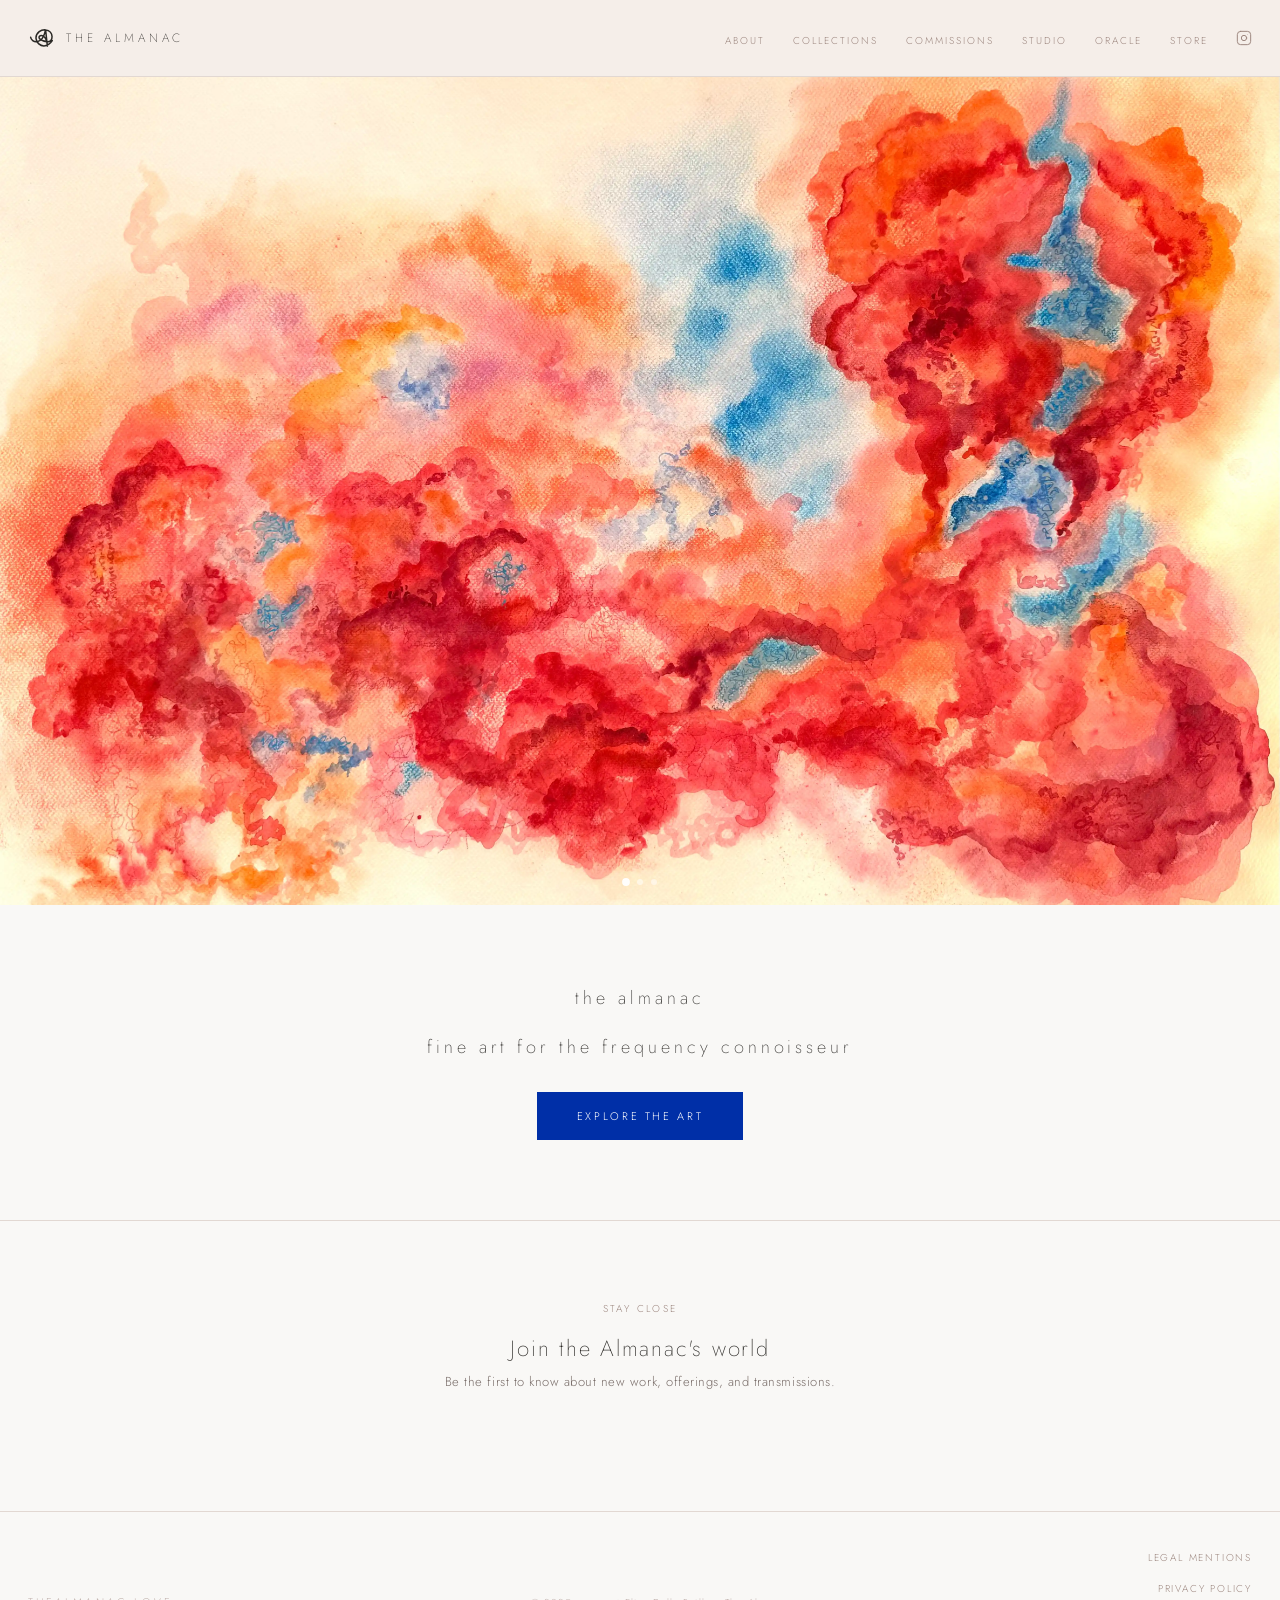
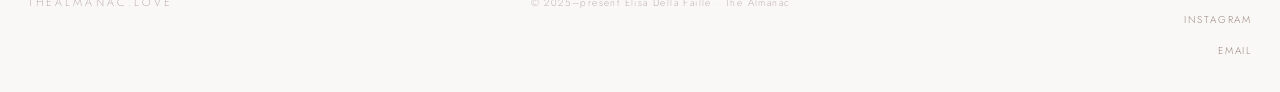
<file: index.html>
<!DOCTYPE html>
<html lang="en">
<head>
  <meta charset="UTF-8">
  <meta name="viewport" content="width=device-width, initial-scale=1.0">
  <meta name="referrer" content="strict-origin-when-cross-origin">
  <title>The Almanac</title>
  <meta name="description" content="The Almanac is a living body of work materialising unseen forces. A collection of dances on paper, on skin, in silence.">

  <!-- Open Graph -->
  <meta property="og:title" content="The Almanac — fine art for the frequency connoisseur">
  <meta property="og:description" content="The Almanac is a living body of work materialising unseen forces. A collection of dances on paper, on skin, in silence.">
  <meta property="og:image" content="https://thealmanacslove.github.io/thealmanac/img/hero1.webp">
  <meta property="og:url" content="https://thealmanacslove.github.io/thealmanac/">
  <meta property="og:type" content="website">
  <meta name="twitter:card" content="summary_large_image">
  <meta property="og:site_name" content="The Almanac">

  <link rel="canonical" href="https://thealmanacslove.github.io/thealmanac/">

  <link rel="preconnect" href="https://fonts.googleapis.com">
  <link rel="preconnect" href="https://fonts.gstatic.com" crossorigin>
  <link href="https://fonts.googleapis.com/css2?family=Jost:wght@200;300;600&display=swap" rel="stylesheet">
  <link rel="stylesheet" href="style.css">
  <link rel="icon" href="img/almanaclogo.svg" type="image/svg+xml">

  <link rel="preload" as="image" href="img/hero1.webp">

  <!-- MailerLite Universal -->
  <script>
    (function(w,d,e,u,f,l,n){w[f]=w[f]||function(){(w[f].q=w[f].q||[])
    .push(arguments);},l=d.createElement(e),l.async=1,l.src=u,
    n=d.getElementsByTagName(e)[0],n.parentNode.insertBefore(l,n);})
    (window,document,'script','https://assets.mailerlite.com/js/universal.js','ml');
    ml('account', '2088881');
  </script>

  <style>
    footer { border-top: none; }

    /* ─── HERO SLIDER ─── */
    .hero-slider {
      position: relative;
      width: 100%;
      overflow: hidden;
      background: var(--pink);
    }

    .hero-track {
      display: flex;
      transition: transform 1.1s cubic-bezier(0.4, 0, 0.2, 1);
      will-change: transform;
    }

    .hero-track.no-transition { transition: none; }

    .hero-slide {
      flex: 0 0 100%;
      max-height: 92vh;
      overflow: hidden;
    }

    .hero-slide img {
      width: 100%;
      height: 92vh;
      object-fit: cover;
      object-position: center;
      display: block;
    }

    .hero-dots {
      position: absolute;
      bottom: 20px;
      left: 50%;
      transform: translateX(-50%);
      display: flex;
      gap: 8px;
      z-index: 10;
    }

    .hero-dot {
      width: 6px;
      height: 6px;
      border-radius: 50%;
      background: rgba(255, 255, 255, 0.5);
      border: none;
      padding: 0;
      cursor: pointer;
      transition: background 0.3s ease, transform 0.3s ease;
    }

    .hero-dot.active {
      background: rgba(255, 255, 255, 0.95);
      transform: scale(1.3);
    }

    /* ─── HERO STICKY ─── */
    .hero-section-wrap {
      position: sticky;
      top: var(--nav-h, 0px);
      z-index: 0;
      transition: top 0.3s ease;
    }

    /* Content slides over the sticky hero */
    .about,
    .newsletter,
    footer {
      position: relative;
      z-index: 1;
      background: var(--bg);
    }

    /* ─── ABOUT ─── */
    .about {
      padding: 80px 28px;
      border-bottom: 0.5px solid var(--border);
      text-align: center;
    }

    .about p {
      font-size: 18px;
      font-weight: 200;
      letter-spacing: 0.22em;
      text-transform: lowercase;
      color: var(--ink);
    }

    .about-cta { margin-top: 32px; }

    .about-logo {
      height: 40px;
      width: 40px;
      display: block;
      margin: 24px auto 0;
    }

    /* ─── NEWSLETTER ─── */
    .newsletter {
      padding: 80px 28px;
      border-bottom: 0.5px solid var(--border);
      text-align: center;
    }

    .newsletter-eyebrow {
      font-size: 10px;
      font-weight: 300;
      letter-spacing: 0.24em;
      text-transform: uppercase;
      color: var(--muted);
      margin-bottom: 16px;
    }

    .newsletter-heading {
      font-size: 22px;
      font-weight: 200;
      letter-spacing: 0.08em;
      color: var(--ink);
      margin-bottom: 8px;
    }

    .newsletter-sub {
      font-size: 13px;
      font-weight: 300;
      color: var(--body-text);
      letter-spacing: 0.04em;
      margin-bottom: 40px;
    }

    .newsletter .ml-embedded { max-width: 400px; margin: 0 auto; }
    .ml-form-embedWrapper { background-color: transparent !important; }
    .ml-form-embedBody { padding: 0 !important; }
    .ml-form-embedContent { display: none !important; }

    .ml-form-fieldRow input {
      background-color: var(--bg) !important;
      border-color: var(--border) !important;
      border-radius: 0 !important;
      font-family: var(--font) !important;
      font-size: 13px !important;
      font-weight: 300 !important;
      color: var(--ink) !important;
      letter-spacing: 0.06em !important;
      padding: 14px 16px !important;
    }

    .ml-form-fieldRow input::placeholder {
      color: var(--muted) !important;
      letter-spacing: 0.1em;
      text-transform: uppercase;
      font-size: 11px !important;
    }

    .ml-form-embedSubmit button.primary {
      background-color: var(--klein) !important;
      border: none !important;
      border-radius: 0 !important;
      font-family: var(--font) !important;
      font-size: 11px !important;
      font-weight: 300 !important;
      letter-spacing: 0.24em !important;
      text-transform: uppercase !important;
      padding: 16px !important;
      transition: background-color 0.2s ease !important;
    }

    .ml-form-embedSubmit button.primary:hover { background-color: var(--ink) !important; color: #fff !important; font-weight: 600 !important; }

    .ml-form-successContent h4 {
      font-family: var(--font) !important;
      font-weight: 200 !important;
      font-size: 18px !important;
      letter-spacing: 0.1em !important;
      color: var(--ink) !important;
    }

    .ml-form-successContent p {
      font-family: var(--font) !important;
      font-weight: 300 !important;
      color: var(--body-text) !important;
    }
  </style>
</head>

<body>

  <!-- NAV -->
  <nav aria-label="Main navigation">
    <a href="/" class="nav-logo" aria-label="The Almanac — home">
      <img src="img/almanaclogo.svg" alt="The Almanac" class="nav-logo-img">
      <span class="nav-logo-text">The Almanac</span>
    </a>
    <ul class="nav-links">
      <li><a href="about.html">About</a></li>
      <li><a href="collections.html">Collections</a></li>
      <li><a href="commissions.html">Commissions</a></li>
      <li><a href="studio.html">Studio</a></li>
      <li><a href="oracle.html">Oracle</a></li>
      <li><a href="store.html">Store</a></li>
      <li>
        <a href="https://www.instagram.com/thealmanac.love/"
           target="_blank"
           rel="noopener noreferrer"
           class="nav-instagram"
           aria-label="The Almanac on Instagram">
          <svg viewBox="0 0 24 24" aria-hidden="true">
            <rect x="2" y="2" width="20" height="20" rx="5" ry="5"/>
            <circle cx="12" cy="12" r="4"/>
            <circle cx="17.5" cy="6.5" r="0.5" fill="currentColor" stroke="none"/>
          </svg>
        </a>
      </li>
    </ul>
  </nav>

  <!-- HERO SLIDER -->
  <section class="hero-section-wrap" aria-label="Hero image slideshow" aria-roledescription="carousel">
    <div class="hero-slider" id="heroSlider">
      <div class="hero-track" id="heroTrack">

        <div class="hero-slide" role="group" aria-roledescription="slide" aria-label="Slide 1 of 3">
          <img src="img/hero1.webp" alt="Original painting by Elisa - cities in the sky — The Almanac" loading="eager">
        </div>

        <div class="hero-slide" role="group" aria-roledescription="slide" aria-label="Slide 2 of 3">
          <img src="img/hero2.webp" alt="Original painting by Elisa - devotion — The Almanac" loading="lazy">
        </div>

        <div class="hero-slide" role="group" aria-roledescription="slide" aria-label="Slide 3 of 3">
          <img src="img/hero3.webp" alt="Original painting by Elisa - welcome to aurora — The Almanac" loading="lazy">
        </div>

      </div>

      <!-- Dots -->
      <div class="hero-dots" role="tablist" aria-label="Slide navigation">
        <button class="hero-dot active" role="tab" aria-selected="true"  aria-label="Go to slide 1" data-index="0"></button>
        <button class="hero-dot"        role="tab" aria-selected="false" aria-label="Go to slide 2" data-index="1"></button>
        <button class="hero-dot"        role="tab" aria-selected="false" aria-label="Go to slide 3" data-index="2"></button>
      </div>
    </div>
  </section>

  <!-- ABOUT -->
  <section class="about" aria-label="About The Almanac">
    <p>the Almanac</p>
    <br>
    <p>fine art for the frequency connoisseur</p>
    <a href="collections.html" class="btn btn-primary about-cta">Explore the art</a>
  </section>

  <!-- NEWSLETTER -->
  <section class="newsletter" id="newsletter" aria-label="Newsletter signup">
    <p class="newsletter-eyebrow">Stay close</p>
    <h2 class="newsletter-heading">Join the Almanac's world</h2>
    <p class="newsletter-sub">Be the first to know about new work, offerings, and transmissions.</p>
    <div class="ml-embedded" data-form="FB75Kf"></div>
  </section>

  <!-- FOOTER -->
  <footer>
    <span class="footer-logo">thealmanac.love</span>
    <p class="footer-copyright">© 2025–present Elisa Della Faille · The Almanac</p>
    <ul class="footer-links">
      <li><a href="legal.html">Legal Mentions</a></li>
      <li><a href="privacy.html">Privacy Policy</a></li>
      <li><a href="https://www.instagram.com/thealmanac.love/" target="_blank" rel="noopener noreferrer">Instagram</a></li>
      <li><a href="mailto:thealmanac.elisa@gmail.com">Email</a></li>
    </ul>
  </footer>

  <script src="main.js" defer></script>
  <script>
    (function () {
      const slider  = document.getElementById('heroSlider');
      const track   = document.getElementById('heroTrack');
      const dotsContainer = document.querySelector('.hero-dots');

      const realSlides = Array.from(track.querySelectorAll('.hero-slide'));
      const total      = realSlides.length;

      const cloneLast  = realSlides[total - 1].cloneNode(true);
      const cloneFirst = realSlides[0].cloneNode(true);
      track.prepend(cloneLast);
      track.appendChild(cloneFirst);

      let pos     = 1;
      let current = 0;
      let autoTimer   = null;
      let isTransitioning = false;

      dotsContainer.innerHTML = '';
      realSlides.forEach((_, i) => {
        const btn = document.createElement('button');
        btn.className   = 'hero-dot' + (i === 0 ? ' active' : '');
        btn.setAttribute('role', 'tab');
        btn.setAttribute('aria-selected', i === 0 ? 'true' : 'false');
        btn.setAttribute('aria-label', `Go to slide ${i + 1}`);
        btn.dataset.index = i;
        btn.addEventListener('click', () => { goTo(i); startAuto(); });
        dotsContainer.appendChild(btn);
      });

      const dots = () => dotsContainer.querySelectorAll('.hero-dot');

      function updateDots(index) {
        dots().forEach((d, i) => {
          d.classList.toggle('active', i === index);
          d.setAttribute('aria-selected', i === index ? 'true' : 'false');
        });
      }

      function setPos(index, animate) {
        if (!animate) track.classList.add('no-transition');
        track.style.transform = `translateX(-${index * 100}%)`;
        if (!animate) {
          track.getBoundingClientRect();
          track.classList.remove('no-transition');
        }
      }

      function goTo(realIndex) {
        if (isTransitioning) return;
        current = ((realIndex % total) + total) % total;
        pos     = current + 1;
        isTransitioning = true;
        setPos(pos, true);
        updateDots(current);
      }

      function next() {
        if (isTransitioning) return;
        isTransitioning = true;
        pos++;
        current = pos === total + 1 ? 0 : pos - 1;
        setPos(pos, true);
        updateDots(current);
      }

      function prev() {
        if (isTransitioning) return;
        isTransitioning = true;
        pos--;
        current = pos === 0 ? total - 1 : pos - 1;
        setPos(pos, true);
        updateDots(current);
      }

      track.addEventListener('transitionend', (e) => {
        if (e.propertyName !== 'transform') return;
        isTransitioning = false;
        if (pos === total + 1) { pos = 1; setPos(pos, false); }
        if (pos === 0)         { pos = total; setPos(pos, false); }
      });

      setPos(pos, false);

      function startAuto() { stopAuto(); autoTimer = setInterval(next, 4500); }
      function stopAuto()  { clearInterval(autoTimer); }

      // Only pause on real mouse hover, not on touch-simulated mouseenter
      if (window.matchMedia('(hover: hover)').matches) {
        slider.addEventListener('mouseenter', stopAuto);
        slider.addEventListener('mouseleave', startAuto);
      }

      let touchStartX = 0;
      slider.addEventListener('touchstart', e => { touchStartX = e.changedTouches[0].screenX; stopAuto(); }, { passive: true });
      slider.addEventListener('touchend',   e => {
        const diff = touchStartX - e.changedTouches[0].screenX;
        if (Math.abs(diff) > 40) diff > 0 ? next() : prev();
        startAuto();
      }, { passive: true });

      let wheelLock = false;
      slider.addEventListener('wheel', e => {
        if (Math.abs(e.deltaX) < Math.abs(e.deltaY)) return;
        e.preventDefault();
        if (wheelLock) return;
        wheelLock = true;
        e.deltaX > 30 ? next() : e.deltaX < -30 ? prev() : null;
        startAuto();
        setTimeout(() => { wheelLock = false; }, 900);
      }, { passive: false });

      slider.setAttribute('tabindex', '0');
      slider.addEventListener('keydown', e => {
        if (e.key === 'ArrowRight') { next(); startAuto(); }
        if (e.key === 'ArrowLeft')  { prev(); startAuto(); }
      });

      let resizeTimer;
      window.addEventListener('resize', () => {
        clearTimeout(resizeTimer);
        track.classList.add('no-transition');
        track.style.transform = `translateX(-${pos * 100}%)`;
        resizeTimer = setTimeout(() => track.classList.remove('no-transition'), 150);
      });

      startAuto();
    })();
  </script>

</body>
</html>
</file>
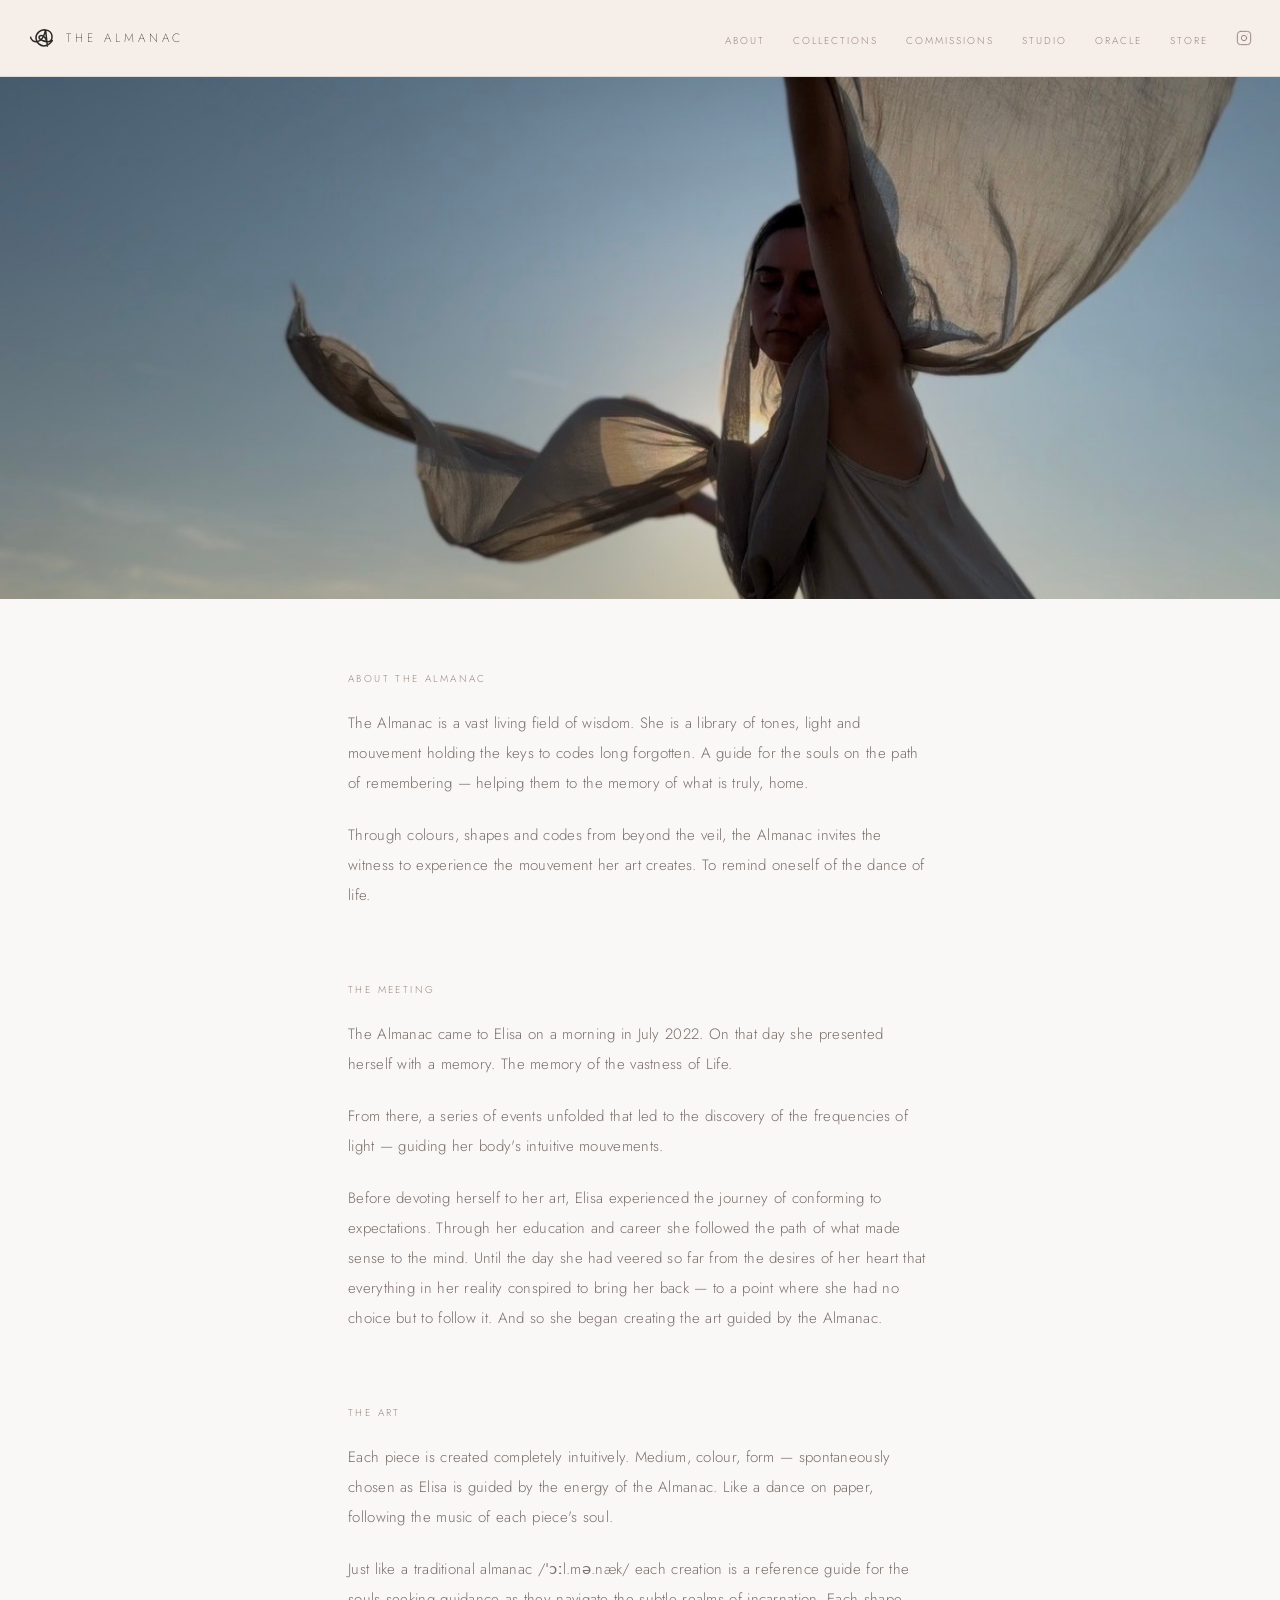
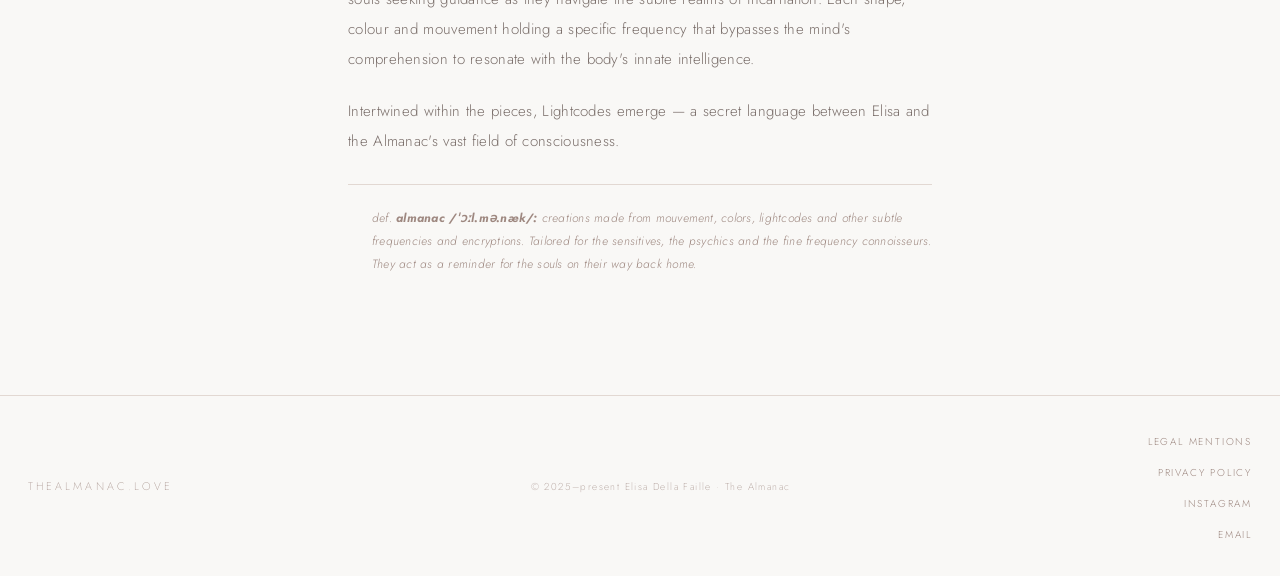
<file: about.html>
<!DOCTYPE html>
<html lang="en">
<head>
  <meta charset="UTF-8">
  <meta name="viewport" content="width=device-width, initial-scale=1.0">
  <meta name="referrer" content="strict-origin-when-cross-origin">
  <title>About — The Almanac</title>
  <meta name="description" content="The Almanac is a vast living field of wisdom — a library of tones, light and mouvement. Discover the art and story of Elisa, cosmic dancer and creator of Lightcodes, based in Brussels, Belgium.">

  <!-- Open Graph -->
  <meta property="og:title" content="About — The Almanac">
  <meta property="og:description" content="The Almanac is a vast living field of wisdom — a library of tones, light and mouvement. Discover the art and story of Elisa, cosmic dancer and creator of Lightcodes, based in Brussels, Belgium.">
  <meta property="og:image" content="https://thealmanacslove.github.io/thealmanac/img/hero1.webp">
  <meta property="og:url" content="https://thealmanacslove.github.io/thealmanac/about.html">
  <meta property="og:type" content="website">
  <meta name="twitter:card" content="summary_large_image">
  <meta property="og:site_name" content="The Almanac">

  <link rel="canonical" href="https://thealmanacslove.github.io/thealmanac/about.html">

  <link rel="preconnect" href="https://fonts.googleapis.com">
  <link rel="preconnect" href="https://fonts.gstatic.com" crossorigin>
  <link href="https://fonts.googleapis.com/css2?family=Jost:wght@200;300;600&display=swap" rel="stylesheet">
  <link rel="stylesheet" href="style.css">
  <link rel="icon" href="img/almanaclogo.svg" type="image/svg+xml">

  <link rel="preload" as="image" href="img/abouthero%20-%20Grande.jpeg">

  <style>
    /* ─── HERO BAND ─── */
    .hero-band {
      position: sticky;
      top: var(--nav-h, 0px);
      z-index: 0;
      transition: top 0.3s ease;
      width: 100%;
      height: 58vh;
      overflow: hidden;
    }

    /* Content slides over the sticky hero */
    main,
    footer {
      position: relative;
      z-index: 1;
      background: var(--bg);
    }

    .hero-img {
      width: 100%;
      height: 100%;
      object-fit: cover;
      object-position: center 45%;
      display: block;
    }

    .hero-placeholder {
      width: 100%;
      height: 100%;
      background: var(--pink);
      display: flex;
      align-items: center;
      justify-content: center;
      font-size: 11px;
      font-weight: 200;
      letter-spacing: 0.28em;
      text-transform: uppercase;
      color: var(--muted);
    }

    /* ─── CONTENT ─── */
    .about-content {
      max-width: 640px;
      margin: 0 auto;
      padding: 72px 28px 120px;
    }

    .page-eyebrow { margin-bottom: 14px; }

    .page-title { font-size: 28px; letter-spacing: 0.1em; margin-bottom: 10px; }

    .page-location {
      font-size: 12px;
      font-weight: 300;
      letter-spacing: 0.2em;
      text-transform: uppercase;
      color: var(--muted);
    }

    /* ─── SECTIONS ─── */
    .about-section { margin-bottom: 72px; }

    .about-section:last-child { margin-bottom: 0; }

    .section-eyebrow {
      font-size: 10px;
      font-weight: 300;
      letter-spacing: 0.24em;
      text-transform: uppercase;
      color: var(--muted);
      margin-bottom: 22px;
    }

    .about-section p {
      font-size: 15px;
      font-weight: 300;
      color: var(--body-text);
      line-height: 2;
      letter-spacing: 0.02em;
    }

    .about-section p + p { margin-top: 22px; }

    /* ─── DEFINITION ─── */
    .definition {
      margin-top: 28px;
      padding-top: 22px;
      padding-left: 24px;
      border-top: 0.5px solid var(--border);
      font-size: 12px;
      font-style: italic;
      font-weight: 300;
      color: var(--muted);
      line-height: 1.9;
      letter-spacing: 0.02em;
    }
  </style>
</head>
<body>

  <!-- NAV -->
  <nav aria-label="Main navigation">
    <a href="index.html" class="nav-logo" aria-label="The Almanac — home">
      <img src="img/almanaclogo.svg" alt="The Almanac" class="nav-logo-img">
      <span class="nav-logo-text">The Almanac</span>
    </a>
    <ul class="nav-links">
      <li><a href="about.html">About</a></li>
      <li><a href="collections.html">Collections</a></li>
      <li><a href="commissions.html">Commissions</a></li>
      <li><a href="studio.html">Studio</a></li>
      <li><a href="oracle.html">Oracle</a></li>
      <li><a href="store.html">Store</a></li>
      <li>
        <a href="https://www.instagram.com/thealmanac.love/"
           target="_blank" rel="noopener noreferrer"
           class="nav-instagram" aria-label="The Almanac on Instagram">
          <svg viewBox="0 0 24 24" aria-hidden="true">
            <rect x="2" y="2" width="20" height="20" rx="5" ry="5"/>
            <circle cx="12" cy="12" r="4"/>
            <circle cx="17.5" cy="6.5" r="0.5" fill="currentColor" stroke="none"/>
          </svg>
        </a>
      </li>
    </ul>
  </nav>

  <!-- HERO -->
  <div class="hero-band">
    <!-- To use real photo: replace the div below with <img src="img/elisa-portrait.jpg" alt="Elisa — The Almanac" class="hero-img"> -->
    <div class="hero-placeholder" aria-label="Portrait of Elisa — placeholder">
      <img src="img/abouthero%20-%20Grande.jpeg" alt="Elisa — The Almanac" class="hero-img" loading="eager">
    </div>
  </div>

  <!-- MAIN -->
  <main>
    <article class="about-content">

      <section class="about-section" aria-labelledby="section-almanac">
        <h2 class="section-eyebrow" id="section-almanac">About the Almanac</h2>
        <p>The Almanac is a vast living field of wisdom. She is a library of tones, light and mouvement holding the keys to codes long forgotten. A guide for the souls on the path of remembering — helping them to the memory of what is truly, home.</p>
        <p>Through colours, shapes and codes from beyond the veil, the Almanac invites the witness to experience the mouvement her art creates. To remind oneself of the dance of life.</p>
      </section>

      <section class="about-section" aria-labelledby="section-meeting">
        <h2 class="section-eyebrow" id="section-meeting">The Meeting</h2>
        <p>The Almanac came to Elisa on a morning in July 2022. On that day she presented herself with a memory. The memory of the vastness of Life.</p>
        <p>From there, a series of events unfolded that led to the discovery of the frequencies of light — guiding her body's intuitive mouvements.</p>
        <p>Before devoting herself to her art, Elisa experienced the journey of conforming to expectations. Through her education and career she followed the path of what made sense to the mind. Until the day she had veered so far from the desires of her heart that everything in her reality conspired to bring her back — to a point where she had no choice but to follow it. And so she began creating the art guided by the Almanac.</p>
      </section>

      <section class="about-section" aria-labelledby="section-art">
        <h2 class="section-eyebrow" id="section-art">The Art</h2>
        <p>Each piece is created completely intuitively. Medium, colour, form — spontaneously chosen as Elisa is guided by the energy of the Almanac. Like a dance on paper, following the music of each piece's soul.</p>
        <p>Just like a traditional almanac /ˈɔːl.mə.næk/ each creation is a reference guide for the souls seeking guidance as they navigate the subtle realms of incarnation. Each shape, colour and mouvement holding a specific frequency that bypasses the mind's comprehension to resonate with the body's innate intelligence.</p>
        <p>Intertwined within the pieces, Lightcodes emerge — a secret language between Elisa and the Almanac's vast field of consciousness.</p>
        <div class="definition" role="note"> <i>def.</i> <b>almanac /ˈɔːl.mə.næk/: </b> 
      creations made from mouvement, colors, lightcodes and other subtle frequencies and encryptions. 
      Tailored for the sensitives, the psychics and the fine frequency connoisseurs. 
      They act as a reminder for the souls on their way back home.
            </div>
      </section>

    </article>
  </main>

  <!-- FOOTER -->
  <footer>
    <span class="footer-logo">thealmanac.love</span>
    <p class="footer-copyright">© 2025–present Elisa Della Faille · The Almanac</p>
    <ul class="footer-links">
      <li><a href="legal.html">Legal Mentions</a></li>
      <li><a href="privacy.html">Privacy Policy</a></li>
      <li><a href="https://www.instagram.com/thealmanac.love/" target="_blank" rel="noopener noreferrer">Instagram</a></li>
      <li><a href="mailto:thealmanac.elisa@gmail.com">Email</a></li>
    </ul>
  </footer>

  <script src="main.js" defer></script>

</body>
</html>
</file>
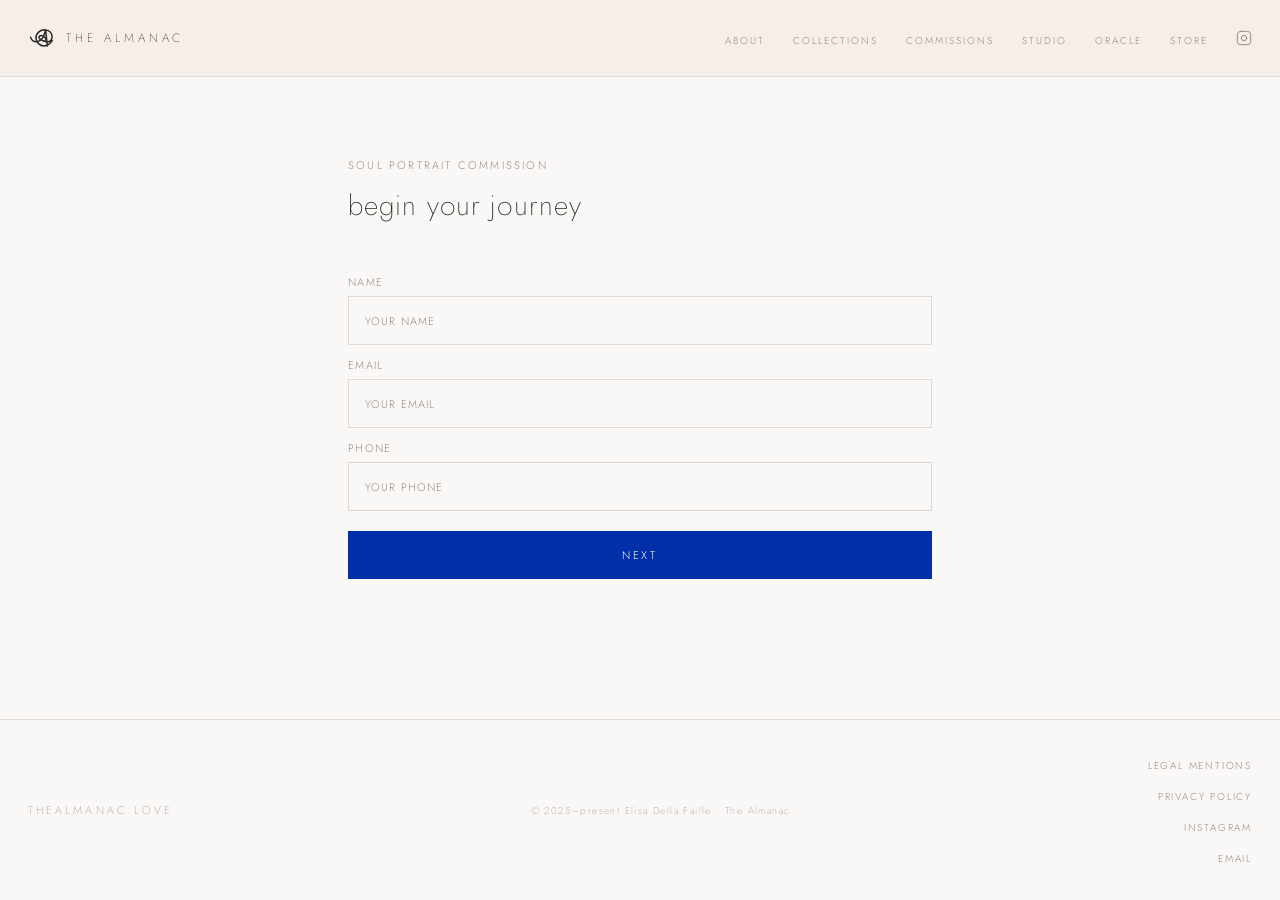
<file: commission-form.html>
<!DOCTYPE html>
<html lang="en">
<head>
  <meta charset="UTF-8">
  <meta name="viewport" content="width=device-width, initial-scale=1.0">
  <meta name="referrer" content="strict-origin-when-cross-origin">
  <title>Begin Your Commission — The Almanac</title>
  <meta name="description" content="Open the process for your soul portrait commission with The Almanac. Tell us about your vision and we'll be in touch.">
  <meta name="robots" content="noindex">

  <!-- Open Graph -->
  <meta property="og:title" content="Begin Your Commission — The Almanac">
  <meta property="og:description" content="Open the process for your soul portrait commission with The Almanac.">
  <meta property="og:image" content="https://www.thealmanac.love/img/hero1.webp">
  <meta property="og:url" content="https://www.thealmanac.love/commission-form.html">
  <meta property="og:type" content="website">
  <meta name="twitter:card" content="summary_large_image">
  <meta property="og:site_name" content="The Almanac">

  <link rel="canonical" href="https://www.thealmanac.love/commission-form.html">

  <link rel="preconnect" href="https://fonts.googleapis.com">
  <link rel="preconnect" href="https://fonts.gstatic.com" crossorigin>
  <link href="https://fonts.googleapis.com/css2?family=Jost:wght@200;300;600&display=swap" rel="stylesheet">
  <link rel="stylesheet" href="style.css">
  <link rel="icon" href="img/almanaclogo.svg" type="image/svg+xml">

  <style>
    /* ─── PAGE ─── */
    .form-page {
      max-width: 640px;
      margin: 0 auto;
      padding: 80px 28px 100px;
    }

    .form-eyebrow {
      font-size: 11px;
      font-weight: 300;
      letter-spacing: 0.2em;
      text-transform: uppercase;
      color: #9E8880;
      margin-bottom: 12px;
    }

    .form-heading {
      font-size: 28px;
      font-weight: 200;
      color: #2A2825;
      letter-spacing: 0.04em;
      margin-bottom: 48px;
    }

    /* ─── FORM ─── */
    .comm-form-step {
      display: flex;
      flex-direction: column;
      gap: 12px;
    }

    .comm-field { display: flex; flex-direction: column; gap: 6px; }

    .comm-label {
      font-size: 11px;
      font-weight: 300;
      letter-spacing: 0.12em;
      text-transform: uppercase;
      color: #9E8880;
    }

    .comm-input,
    .comm-textarea {
      background: #F9F8F6;
      border: 0.5px solid #E2D8D2;
      border-radius: 0;
      font-family: var(--font);
      font-size: 13px;
      font-weight: 300;
      color: #2A2825;
      letter-spacing: 0.06em;
      padding: 14px 16px;
      width: 100%;
      outline: none;
      transition: border-color 0.2s ease;
      -webkit-appearance: none;
      appearance: none;
    }

    .comm-textarea { resize: vertical; }

    .comm-input:focus,
    .comm-textarea:focus { border-color: var(--ink); }

    .comm-input::placeholder,
    .comm-textarea::placeholder {
      color: #9E8880;
      font-size: 11px;
      letter-spacing: 0.1em;
      text-transform: uppercase;
    }

    .comm-next-btn,
    .comm-submit-btn { margin-top: 8px; }

    .comm-gdpr {
      display: flex;
      align-items: flex-start;
      gap: 10px;
      cursor: pointer;
      margin-top: 4px;
    }

    .comm-gdpr input[type="checkbox"] {
      margin-top: 2px;
      flex-shrink: 0;
      accent-color: var(--klein);
      width: 14px;
      height: 14px;
    }

    .comm-gdpr span {
      font-family: var(--font);
      font-size: 11px;
      font-weight: 300;
      color: #7A6E6A;
      letter-spacing: 0.06em;
      line-height: 1.7;
    }

    .comm-error {
      font-size: 11px;
      color: #B04040;
      letter-spacing: 0.06em;
    }

    .comm-success {
      display: none;
      font-size: 18px;
      font-weight: 200;
      letter-spacing: 0.08em;
      color: var(--ink);
      text-align: center;
      padding: 40px 0;
    }

    @keyframes commFadeIn {
      from { opacity: 0; transform: translateY(10px); }
      to   { opacity: 1; transform: translateY(0); }
    }

    .comm-fade-in { animation: commFadeIn 0.4s ease forwards; }

    @media (max-width: 640px) {
      .form-page { padding: 56px 20px 80px; }
    }
  </style>
</head>
<body>

  <!-- NAV -->
  <nav aria-label="Main navigation">
    <a href="index.html" class="nav-logo" aria-label="The Almanac — home">
      <img src="img/almanaclogo.svg" alt="The Almanac" class="nav-logo-img">
      <span class="nav-logo-text">The Almanac</span>
    </a>
    <ul class="nav-links">
      <li><a href="about.html">About</a></li>
      <li><a href="collections.html">Collections</a></li>
      <li><a href="commissions.html">Commissions</a></li>
      <li><a href="studio.html">Studio</a></li>
      <li><a href="oracle.html">Oracle</a></li>
      <li><a href="store.html">Store</a></li>
      <li>
        <a href="https://www.instagram.com/thealmanac.love/"
           target="_blank" rel="noopener noreferrer"
           class="nav-instagram" aria-label="The Almanac on Instagram">
          <svg viewBox="0 0 24 24" aria-hidden="true">
            <rect x="2" y="2" width="20" height="20" rx="5" ry="5"/>
            <circle cx="12" cy="12" r="4"/>
            <circle cx="17.5" cy="6.5" r="0.5" fill="currentColor" stroke="none"/>
          </svg>
        </a>
      </li>
    </ul>
  </nav>

  <!-- MAIN -->
  <main>
    <div class="form-page">

      <p class="form-eyebrow">Soul Portrait Commission</p>
      <h1 class="form-heading">begin your journey</h1>

      <form id="commForm" novalidate>
        <input type="hidden" name="access_key" value="f516efd2-9aa2-4905-905f-8db6f4e9373d">
        <input type="hidden" name="subject"    value="Soul portrait commission inquiry — The Almanac">

        <!-- Step 1 -->
        <div class="comm-form-step" id="commStep1">
          <div class="comm-field">
            <label class="comm-label" for="comm-name">Name</label>
            <input class="comm-input" type="text" id="comm-name" name="name" placeholder="Your name" autocomplete="name">
          </div>
          <div class="comm-field">
            <label class="comm-label" for="comm-email">Email</label>
            <input class="comm-input" type="email" id="comm-email" name="email" placeholder="Your email" autocomplete="email">
          </div>
          <div class="comm-field">
            <label class="comm-label" for="comm-phone">Phone</label>
            <input class="comm-input" type="tel" id="comm-phone" name="phone" placeholder="Your phone" autocomplete="tel">
          </div>
          <p class="comm-error" id="commStep1Error" style="display:none;"></p>
          <button type="button" class="btn btn-primary comm-next-btn" id="commNext">Next</button>
        </div>

        <!-- Step 2 -->
        <div class="comm-form-step" id="commStep2" style="display:none;">
          <div class="comm-field">
            <label class="comm-label" for="comm-celebrate">What do you want to celebrate with a soul portrait from the Almanac?</label>
            <textarea class="comm-textarea" id="comm-celebrate" name="celebrate" rows="4" placeholder="Share your intention…"></textarea>
          </div>
          <div class="comm-field">
            <label class="comm-label" for="comm-elements">Are there any specific elements that call to you in the Almanac's work?</label>
            <textarea class="comm-textarea" id="comm-elements" name="elements" rows="4" placeholder="Colours, shapes, feelings…"></textarea>
          </div>
          <div class="comm-field">
            <label class="comm-label" for="comm-vision">Vision (size, location)</label>
            <input class="comm-input" type="text" id="comm-vision" name="vision" placeholder="e.g. A3, living room">
          </div>
          <div class="comm-field">
            <label class="comm-label" for="comm-budget">Budget</label>
            <input class="comm-input" type="text" id="comm-budget" name="budget" placeholder="Starting from 650€">
          </div>
          <div class="comm-field">
            <label class="comm-label" for="comm-other">Any other question?</label>
            <textarea class="comm-textarea" id="comm-other" name="other" rows="3" placeholder="Anything else on your mind…"></textarea>
          </div>
          <label class="comm-gdpr">
            <input type="checkbox" id="commGdpr">
            <span>I'd also like to receive news and updates from The Almanac. I can unsubscribe at any time.</span>
          </label>
          <p class="comm-error" id="commStep2Error" style="display:none;"></p>
          <button type="submit" class="btn btn-primary comm-submit-btn">Send my inquiry</button>
        </div>
      </form>

      <div class="comm-success" id="commSuccess">Your inquiry has been received. I'll be in touch soon.</div>

    </div>
  </main>

  <!-- FOOTER -->
  <footer>
    <span class="footer-logo">thealmanac.love</span>
    <p class="footer-copyright">© 2025–present Elisa Della Faille · The Almanac</p>
    <ul class="footer-links">
      <li><a href="legal.html">Legal Mentions</a></li>
      <li><a href="privacy.html">Privacy Policy</a></li>
      <li><a href="https://www.instagram.com/thealmanac.love/" target="_blank" rel="noopener noreferrer">Instagram</a></li>
      <li><a href="mailto:thealmanac.elisa@gmail.com">Email</a></li>
    </ul>
  </footer>

  <script src="main.js" defer></script>
  <script>
  (function () {

    // ── Step 1 → Step 2 ──
    document.getElementById('commNext').addEventListener('click', function () {
      const name  = document.getElementById('comm-name').value.trim();
      const email = document.getElementById('comm-email').value.trim();
      const err   = document.getElementById('commStep1Error');

      if (!name) {
        err.textContent = 'Please enter your name.';
        err.style.display = 'block';
        document.getElementById('comm-name').focus();
        return;
      }
      if (!email || !email.includes('@')) {
        err.textContent = 'Please enter a valid email address.';
        err.style.display = 'block';
        document.getElementById('comm-email').focus();
        return;
      }
      err.style.display = 'none';

      document.getElementById('commStep1').style.display = 'none';
      const step2 = document.getElementById('commStep2');
      step2.style.display = 'flex';
      step2.classList.add('comm-fade-in');
    });

    // ── Submit ──
    document.getElementById('commForm').addEventListener('submit', async function (e) {
      e.preventDefault();
      const form = this;
      const btn  = form.querySelector('.comm-submit-btn');
      const err  = document.getElementById('commStep2Error');

      const celebrate = document.getElementById('comm-celebrate').value.trim();
      if (!celebrate) {
        err.textContent = 'Please share what you\'d like to celebrate.';
        err.style.display = 'block';
        document.getElementById('comm-celebrate').focus();
        return;
      }
      err.style.display = 'none';

      btn.disabled    = true;
      btn.textContent = 'Sending…';

      try {
        const res  = await fetch('https://api.web3forms.com/submit', {
          method: 'POST',
          body: new FormData(form)
        });
        const json = await res.json();

        if (json.success) {
          if (document.getElementById('commGdpr').checked) {
            const ml = new FormData();
            ml.append('fields[email]', document.getElementById('comm-email').value.trim());
            ml.append('fields[name]',  document.getElementById('comm-name').value.trim());
            ml.append('ml-submit', '1');
            ml.append('anticsrf', 'true');
            fetch('https://assets.mailerlite.com/jsonp/2088881/forms/180370302660773235/subscribe', {
              method: 'POST', body: ml, mode: 'no-cors'
            }).catch(() => {});
          }
          form.style.display = 'none';
          const success = document.getElementById('commSuccess');
          success.style.display = 'block';
          success.classList.add('comm-fade-in');
        } else {
          btn.disabled    = false;
          btn.textContent = 'Send my inquiry';
        }
      } catch {
        btn.disabled    = false;
        btn.textContent = 'Send my inquiry';
      }
    });

  })();
  </script>

</body>
</html>
</file>
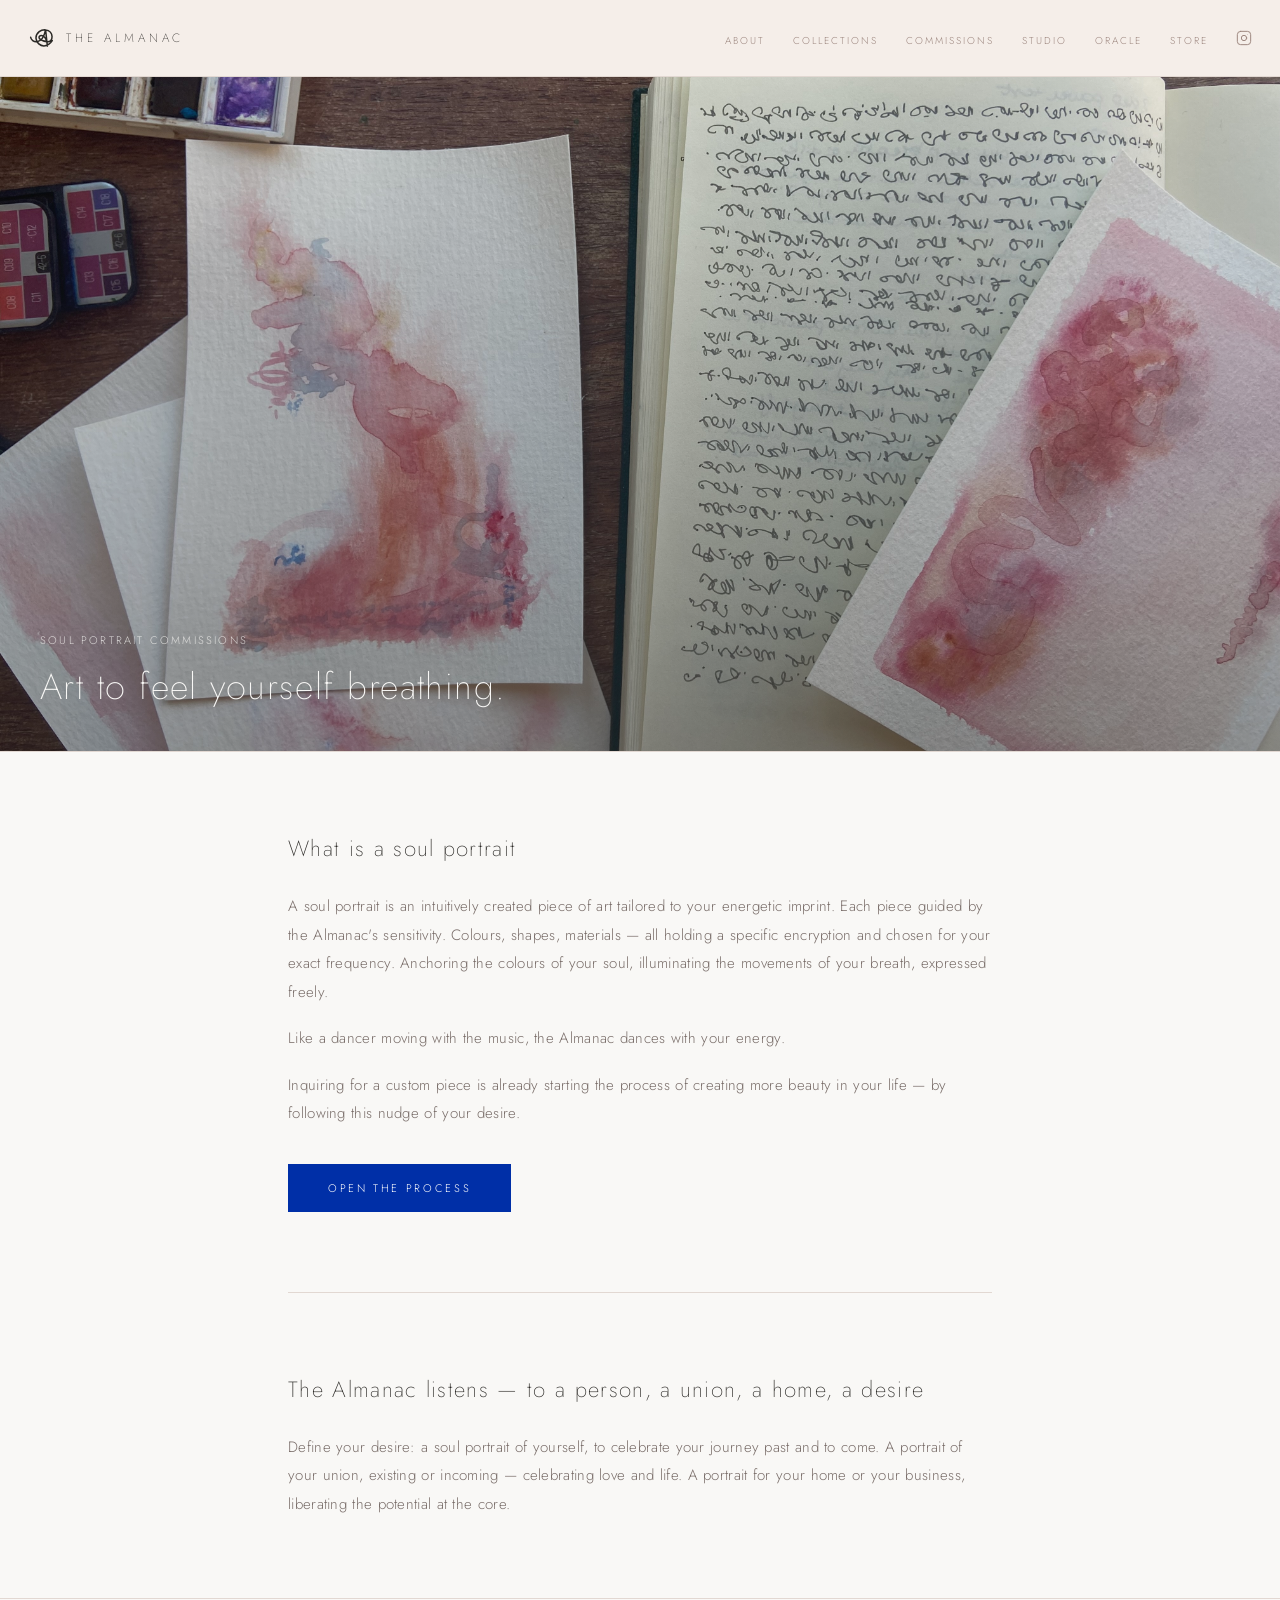
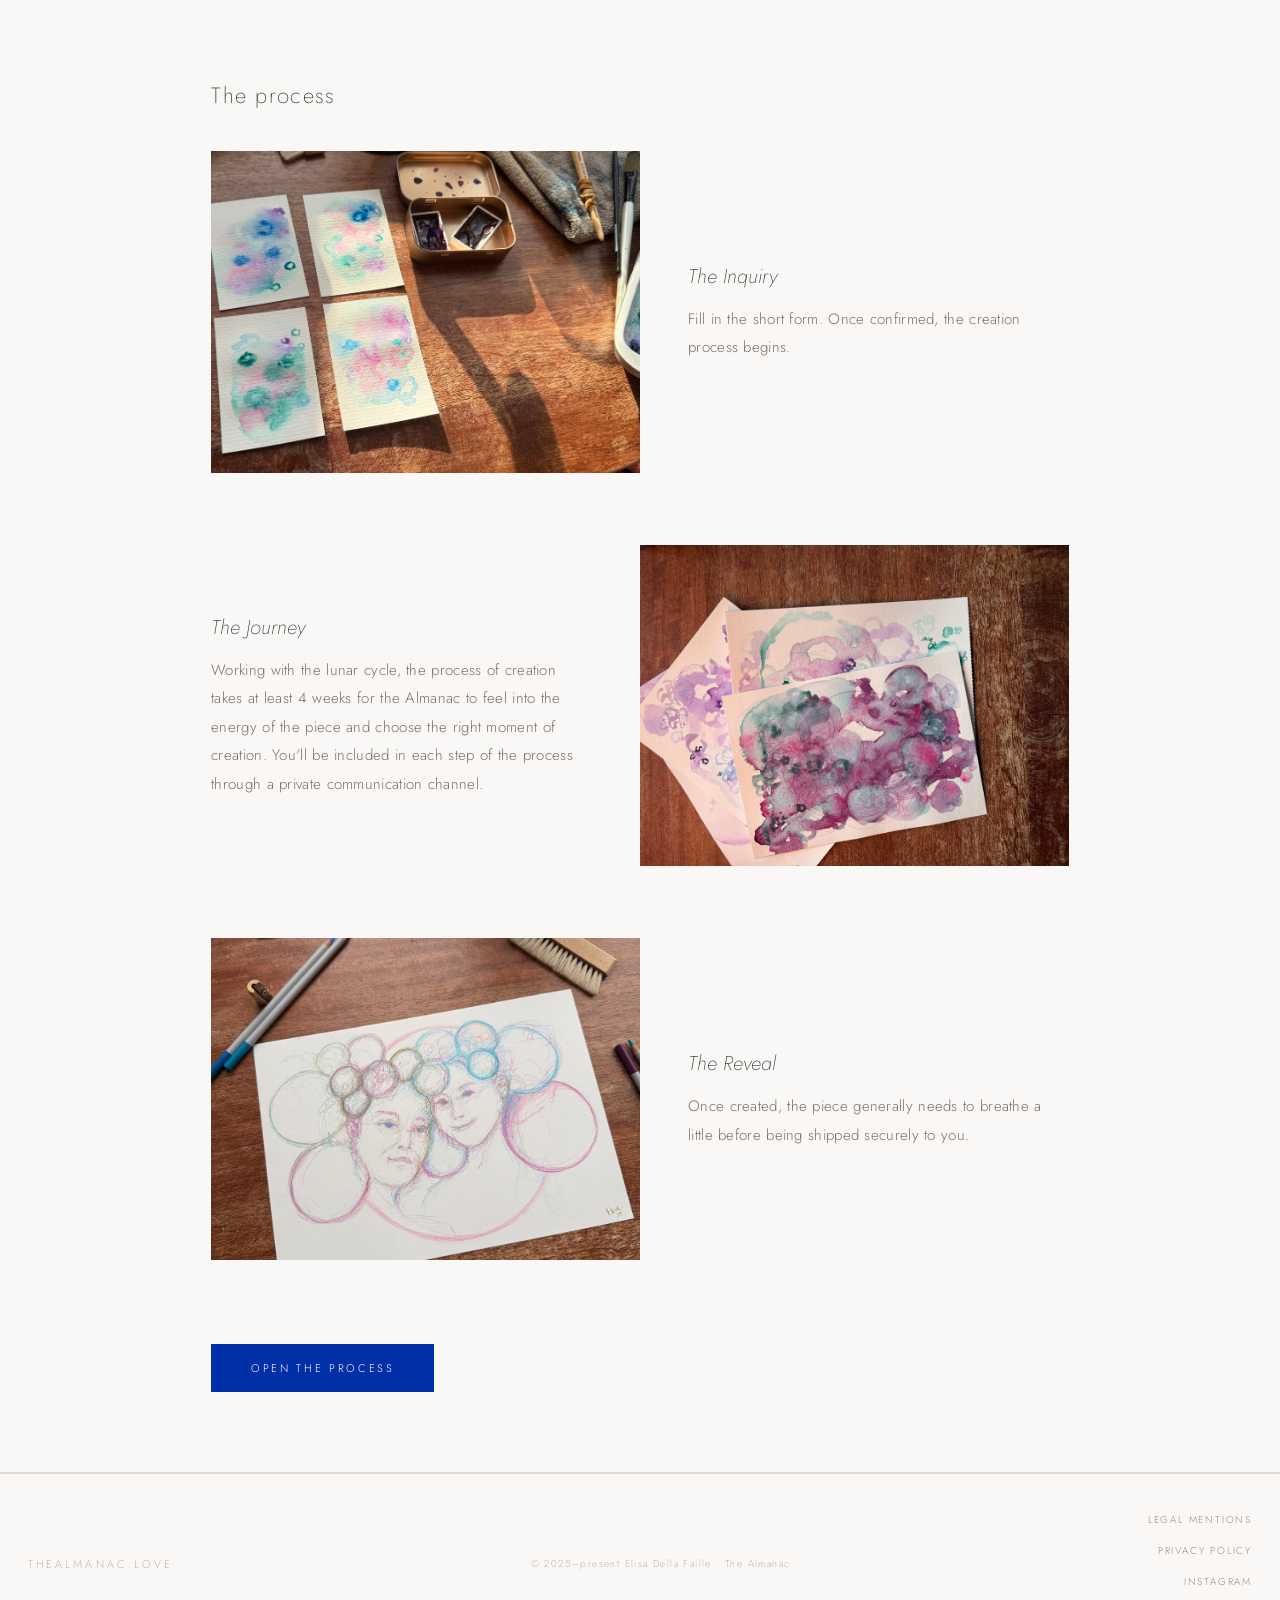
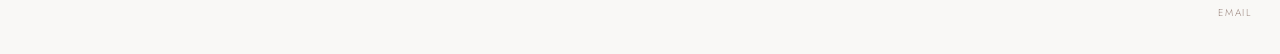
<file: commissions.html>
<!DOCTYPE html>
<html lang="en">
<head>
  <meta charset="UTF-8">
  <meta name="viewport" content="width=device-width, initial-scale=1.0">
  <meta name="referrer" content="strict-origin-when-cross-origin">
  <title>Soul Portrait Commissions — The Almanac | Brussels</title>
  <meta name="description" content="Intuitive soul portrait commissions by The Almanac. Energetic portraits of people, unions, homes and intentions. Brussels-based, shipped worldwide.">

  <!-- Open Graph -->
  <meta property="og:title" content="Soul Portrait Commissions — The Almanac">
  <meta property="og:description" content="Intuitive soul portrait commissions by The Almanac. Energetic portraits of people, unions, homes and intentions. Brussels-based, shipped worldwide.">
  <meta property="og:image" content="https://www.thealmanac.love/img/hero1.webp">
  <meta property="og:url" content="https://www.thealmanac.love/commissions.html">
  <meta property="og:type" content="website">
  <meta name="twitter:card" content="summary_large_image">
  <meta property="og:site_name" content="The Almanac">

  <link rel="canonical" href="https://www.thealmanac.love/commissions.html">

  <link rel="preconnect" href="https://fonts.googleapis.com">
  <link rel="preconnect" href="https://fonts.gstatic.com" crossorigin>
  <link href="https://fonts.googleapis.com/css2?family=Jost:wght@200;300;600&display=swap" rel="stylesheet">
  <link rel="stylesheet" href="style.css">
  <link rel="icon" href="img/almanaclogo.svg" type="image/svg+xml">

  <style>
    /* ─── HERO IMAGE ─── */
    .comm-hero {
      position: relative;
      width: 100%;
      height: 75vh;
      min-height: 480px;
      overflow: hidden;
      border-bottom: 0.5px solid var(--border);
    }

    .comm-hero-img {
      width: 100%;
      height: 100%;
      object-fit: cover;
      object-position: center;
      display: block;
    }

    .comm-hero-overlay {
      position: absolute;
      inset: 0;
      background: linear-gradient(to bottom, rgba(42,40,37,0.1) 0%, rgba(42,40,37,0.45) 100%);
    }

    .comm-hero-text {
      position: absolute;
      bottom: 0;
      left: 0;
      right: 0;
      padding: 40px;
    }

    .comm-h1 {
      font-size: 11px;
      font-weight: 300;
      letter-spacing: 0.2em;
      text-transform: uppercase;
      color: rgba(249,248,246,0.75);
      margin-bottom: 16px;
    }

    .comm-tagline {
      font-size: 36px;
      font-weight: 200;
      color: #F9F8F6;
      letter-spacing: 0.04em;
      line-height: 1.3;
    }

    /* ─── PAGE WRAPPER (text sections) ─── */
    .comm-page {
      max-width: 760px;
      margin: 0 auto;
      padding: 0 28px;
    }

    /* ─── SECTIONS ─── */
    .comm-section {
      padding: 80px 0;
      border-bottom: 0.5px solid var(--border);
    }

    /* ─── HEADINGS ─── */
    .comm-h2 {
      font-size: 22px;
      font-weight: 200;
      color: var(--ink);
      letter-spacing: 0.06em;
      margin-bottom: 28px;
    }

    /* ─── BODY TEXT ─── */
    .comm-body {
      font-size: 15px;
      font-weight: 300;
      color: var(--body-text);
      line-height: 1.9;
      letter-spacing: 0.02em;
    }

    .comm-body + .comm-body { margin-top: 18px; }

    /* ─── CTA ─── */
    .comm-cta { margin-top: 36px; }

    /* ─── PROCESS (wider container) ─── */
    .comm-process-outer {
      border-top: 0.5px solid var(--border);
      border-bottom: 0.5px solid var(--border);
      padding: 80px 0;
    }

    .comm-process-inner {
      max-width: 960px;
      margin: 0 auto;
      padding: 0 clamp(28px, 4vw, 60px);
    }

    /* ─── CHAPTERS ─── */
    .comm-chapter {
      display: flex;
      gap: 48px;
      align-items: center;
      margin-bottom: 72px;
    }

    .comm-chapter:last-of-type { margin-bottom: 48px; }

    .comm-chapter.reverse { flex-direction: row-reverse; }

    .comm-chapter-img {
      flex: 0 0 50%;
      aspect-ratio: 4 / 3;
      overflow: hidden;
    }

    .comm-chapter-img img {
      width: 100%;
      height: 100%;
      object-fit: cover;
      display: block;
    }

    .comm-chapter-text { flex: 1; }

    .comm-chapter-title {
      font-size: 20px;
      font-weight: 200;
      font-style: italic;
      color: #2A2825;
      margin-bottom: 14px;
    }

    /* ─── MOBILE ─── */
    @media (max-width: 640px) {
      .comm-tagline   { font-size: 26px; }
      .comm-hero      { height: 60vh; min-height: 360px; }
      .comm-hero-text { padding: 28px; }
      .comm-section   { padding: 56px 0; }
      .comm-process-outer { padding: 56px 0; }

      .comm-chapter,
      .comm-chapter.reverse {
        flex-direction: column;
        gap: 20px;
      }

      .comm-chapter-img { flex: none; width: 100%; }
    }
  </style>
</head>
<body>

  <!-- NAV -->
  <nav aria-label="Main navigation">
    <a href="index.html" class="nav-logo" aria-label="The Almanac — home">
      <img src="img/almanaclogo.svg" alt="The Almanac" class="nav-logo-img">
      <span class="nav-logo-text">The Almanac</span>
    </a>
    <ul class="nav-links">
      <li><a href="about.html">About</a></li>
      <li><a href="collections.html">Collections</a></li>
      <li><a href="commissions.html">Commissions</a></li>
      <li><a href="studio.html">Studio</a></li>
      <li><a href="oracle.html">Oracle</a></li>
      <li><a href="store.html">Store</a></li>
      <li>
        <a href="https://www.instagram.com/thealmanac.love/"
           target="_blank" rel="noopener noreferrer"
           class="nav-instagram" aria-label="The Almanac on Instagram">
          <svg viewBox="0 0 24 24" aria-hidden="true">
            <rect x="2" y="2" width="20" height="20" rx="5" ry="5"/>
            <circle cx="12" cy="12" r="4"/>
            <circle cx="17.5" cy="6.5" r="0.5" fill="currentColor" stroke="none"/>
          </svg>
        </a>
      </li>
    </ul>
  </nav>

  <!-- HERO IMAGE (full width) -->
  <header class="comm-hero" aria-label="Soul Portrait Commissions">
    <img class="comm-hero-img" src="img/customorderhero.jpg" alt="Soul portrait commission by The Almanac" loading="eager">
    <div class="comm-hero-overlay" aria-hidden="true"></div>
    <div class="comm-hero-text">
      <h1 class="comm-h1">Soul Portrait Commissions</h1>
      <p class="comm-tagline">Art to feel yourself breathing.</p>
    </div>
  </header>

  <!-- MAIN -->
  <main>

    <!-- Text sections — narrow column -->
    <div class="comm-page">

      <!-- SECTION 1 — WHAT IS IT -->
      <section class="comm-section" aria-labelledby="what-heading">
        <h2 class="comm-h2" id="what-heading">What is a soul portrait</h2>
        <p class="comm-body">A soul portrait is an intuitively created piece of art tailored to your energetic imprint. Each piece guided by the Almanac's sensitivity. Colours, shapes, materials — all holding a specific encryption and chosen for your exact frequency. Anchoring the colours of your soul, illuminating the movements of your breath, expressed freely.</p>
        <p class="comm-body">Like a dancer moving with the music, the Almanac dances with your energy.</p>
        <p class="comm-body">Inquiring for a custom piece is already starting the process of creating more beauty in your life — by following this nudge of your desire.</p>
        <a href="commission-form.html" class="btn btn-primary comm-cta">Open the process</a>
      </section>

      <!-- SECTION 2 — THE ALMANAC LISTENS -->
      <section class="comm-section" aria-labelledby="listens-heading" style="border-bottom: none;">
        <h2 class="comm-h2" id="listens-heading">The Almanac listens — to a person, a union, a home, a desire</h2>
        <p class="comm-body">Define your desire: a soul portrait of yourself, to celebrate your journey past and to come. A portrait of your union, existing or incoming — celebrating love and life. A portrait for your home or your business, liberating the potential at the core.</p>
      </section>

    </div>

    <!-- PROCESS SECTION — wider container -->
    <div class="comm-process-outer" aria-labelledby="process-heading">
      <div class="comm-process-inner">

        <h2 class="comm-h2" id="process-heading" style="margin-bottom: 40px;">The process</h2>

        <!-- Chapter 1: The Inquiry -->
        <div class="comm-chapter">
          <div class="comm-chapter-img">
            <img src="img/customorder1.jpg" alt="The Inquiry — beginning your soul portrait commission" loading="lazy">
          </div>
          <div class="comm-chapter-text">
            <h3 class="comm-chapter-title">The Inquiry</h3>
            <p class="comm-body">Fill in the short form. Once confirmed, the creation process begins.</p>
          </div>
        </div>

        <!-- Chapter 2: The Journey (reversed) -->
        <div class="comm-chapter reverse">
          <div class="comm-chapter-img">
            <img src="img/customorder2.jpg" alt="The Journey — the creation process" loading="lazy">
          </div>
          <div class="comm-chapter-text">
            <h3 class="comm-chapter-title">The Journey</h3>
            <p class="comm-body">Working with the lunar cycle, the process of creation takes at least 4 weeks for the Almanac to feel into the energy of the piece and choose the right moment of creation. You'll be included in each step of the process through a private communication channel.</p>
          </div>
        </div>

        <!-- Chapter 3: The Reveal -->
        <div class="comm-chapter">
          <div class="comm-chapter-img">
            <img src="img/customorder3.jpg" alt="The Reveal — receiving your soul portrait" loading="lazy">
          </div>
          <div class="comm-chapter-text">
            <h3 class="comm-chapter-title">The Reveal</h3>
            <p class="comm-body">Once created, the piece generally needs to breathe a little before being shipped securely to you.</p>
          </div>
        </div>

        <a href="commission-form.html" class="btn btn-primary comm-cta">Open the process</a>

      </div>
    </div>

  </main>

  <!-- FOOTER -->
  <footer>
    <span class="footer-logo">thealmanac.love</span>
    <p class="footer-copyright">© 2025–present Elisa Della Faille · The Almanac</p>
    <ul class="footer-links">
      <li><a href="legal.html">Legal Mentions</a></li>
      <li><a href="privacy.html">Privacy Policy</a></li>
      <li><a href="https://www.instagram.com/thealmanac.love/" target="_blank" rel="noopener noreferrer">Instagram</a></li>
      <li><a href="mailto:thealmanac.elisa@gmail.com">Email</a></li>
    </ul>
  </footer>

  <script src="main.js" defer></script>

</body>
</html>
</file>
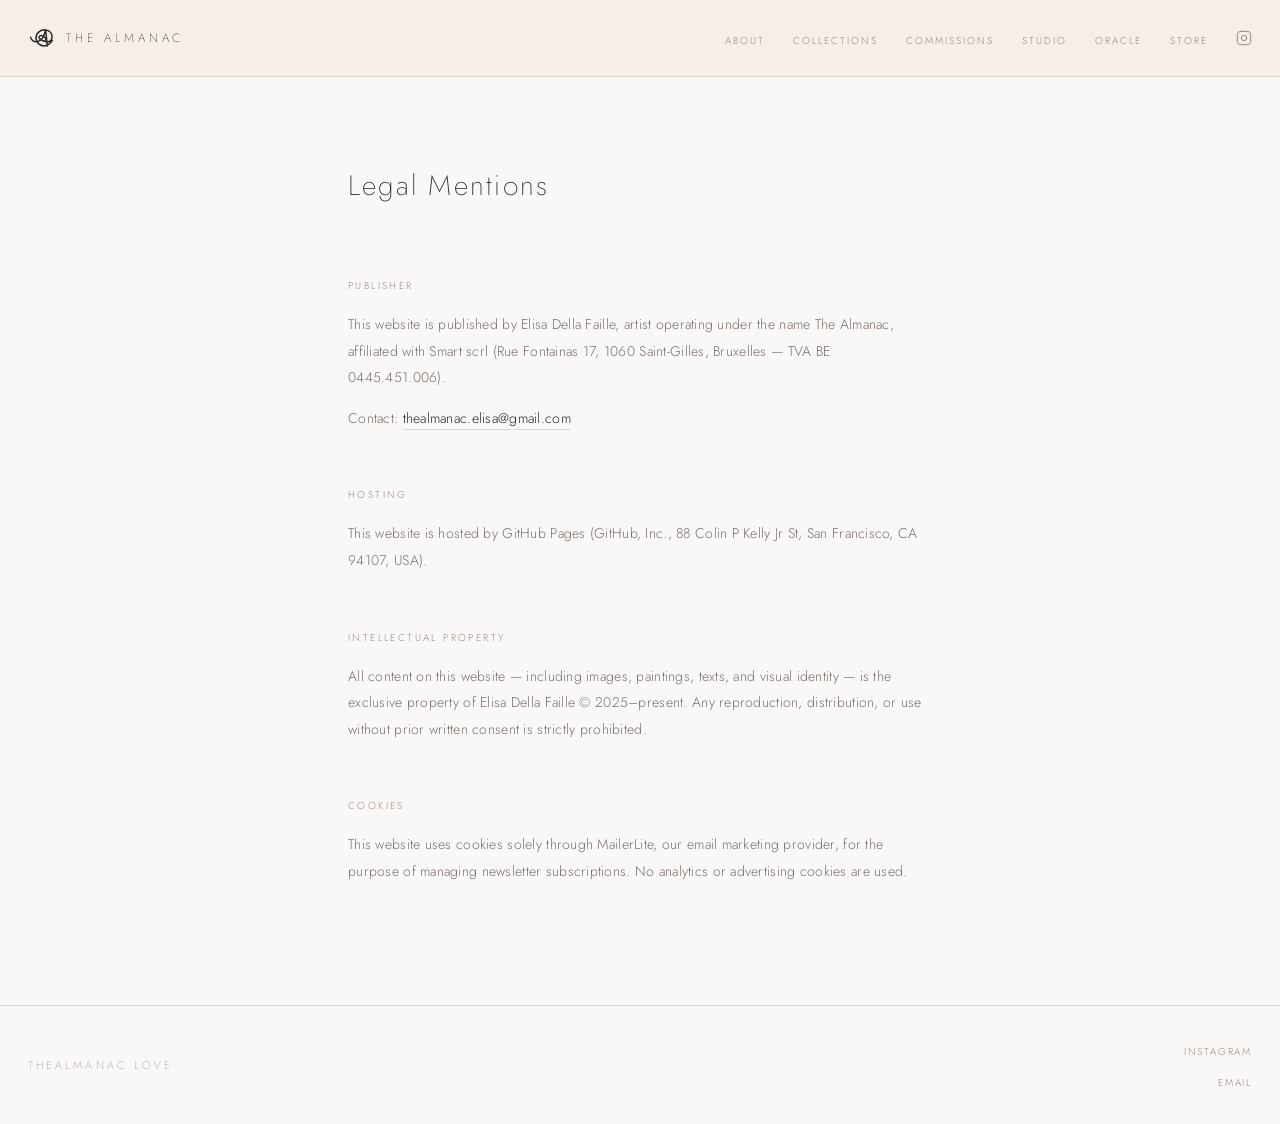
<file: legal.html>
<!DOCTYPE html>
<html lang="en">
<head>
  <meta charset="UTF-8">
  <meta name="viewport" content="width=device-width, initial-scale=1.0">
  <meta name="referrer" content="strict-origin-when-cross-origin">
  <meta name="robots" content="noindex">
  <title>Legal Mentions — The Almanac</title>
  <meta name="description" content="Legal mentions for The Almanac website, published by Elisa Della Faille.">

  <!-- Open Graph -->
  <meta property="og:title" content="Legal Mentions — The Almanac">
  <meta property="og:description" content="Legal mentions for The Almanac website, published by Elisa Della Faille.">
  <meta property="og:image" content="https://thealmanacslove.github.io/thealmanac/img/hero1.webp">
  <meta property="og:url" content="https://thealmanacslove.github.io/thealmanac/legal.html">
  <meta property="og:type" content="website">
  <meta name="twitter:card" content="summary_large_image">
  <meta property="og:site_name" content="The Almanac">

  <link rel="canonical" href="https://thealmanacslove.github.io/thealmanac/legal.html">

  <link rel="preconnect" href="https://fonts.googleapis.com">
  <link rel="preconnect" href="https://fonts.gstatic.com" crossorigin>
  <link href="https://fonts.googleapis.com/css2?family=Jost:wght@200;300;600&display=swap" rel="stylesheet">
  <link rel="stylesheet" href="style.css">
  <link rel="icon" href="img/almanaclogo.svg" type="image/svg+xml">

  <style>
    .legal-page {
      max-width: 640px;
      margin: 0 auto;
      padding: 88px 28px 120px;
    }

    .legal-title {
      font-size: 28px;
      font-weight: 200;
      letter-spacing: 0.08em;
      color: var(--ink);
      margin-bottom: 72px;
    }

    .legal-section {
      margin-bottom: 56px;
    }

    .legal-section:last-child {
      margin-bottom: 0;
    }

    .legal-section-title {
      font-size: 10px;
      font-weight: 300;
      letter-spacing: 0.24em;
      text-transform: uppercase;
      color: var(--muted);
      margin-bottom: 18px;
    }

    .legal-section p {
      font-size: 14px;
      font-weight: 300;
      color: var(--body-text);
      line-height: 1.9;
      letter-spacing: 0.02em;
    }

    .legal-section p + p {
      margin-top: 14px;
    }

    .legal-section a {
      color: var(--ink);
      border-bottom: 0.5px solid var(--border);
      padding-bottom: 1px;
    }

    .legal-section a:hover {
      color: var(--klein);
      border-color: var(--klein);
    }
  </style>
</head>
<body>

  <!-- NAV -->
  <nav aria-label="Main navigation">
    <a href="index.html" class="nav-logo" aria-label="The Almanac — home">
      <img src="img/almanaclogo.svg" alt="The Almanac" class="nav-logo-img">
      <span class="nav-logo-text">The Almanac</span>
    </a>
    <ul class="nav-links">
      <li><a href="about.html">About</a></li>
      <li><a href="collections.html">Collections</a></li>
      <li><a href="commissions.html">Commissions</a></li>
      <li><a href="studio.html">Studio</a></li>
      <li><a href="oracle.html">Oracle</a></li>
      <li><a href="store.html">Store</a></li>
      <li>
        <a href="https://www.instagram.com/thealmanac.love/"
           target="_blank" rel="noopener noreferrer"
           class="nav-instagram" aria-label="The Almanac on Instagram">
          <svg viewBox="0 0 24 24" aria-hidden="true">
            <rect x="2" y="2" width="20" height="20" rx="5" ry="5"/>
            <circle cx="12" cy="12" r="4"/>
            <circle cx="17.5" cy="6.5" r="0.5" fill="currentColor" stroke="none"/>
          </svg>
        </a>
      </li>
    </ul>
  </nav>

  <!-- MAIN -->
  <main>
    <div class="legal-page">

      <h1 class="legal-title">Legal Mentions</h1>

      <section class="legal-section" aria-labelledby="legal-publisher">
        <h2 class="legal-section-title" id="legal-publisher">Publisher</h2>
        <p>This website is published by Elisa Della Faille, artist operating under the name The Almanac, affiliated with Smart scrl (Rue Fontainas 17, 1060 Saint-Gilles, Bruxelles — TVA BE 0445.451.006).</p>
        <p>Contact: <a href="mailto:thealmanac.elisa@gmail.com">thealmanac.elisa@gmail.com</a></p>
      </section>

      <section class="legal-section" aria-labelledby="legal-hosting">
        <h2 class="legal-section-title" id="legal-hosting">Hosting</h2>
        <p>This website is hosted by GitHub Pages (GitHub, Inc., 88 Colin P Kelly Jr St, San Francisco, CA 94107, USA).</p>
      </section>

      <section class="legal-section" aria-labelledby="legal-ip">
        <h2 class="legal-section-title" id="legal-ip">Intellectual Property</h2>
        <p>All content on this website — including images, paintings, texts, and visual identity — is the exclusive property of Elisa Della Faille © 2025–present. Any reproduction, distribution, or use without prior written consent is strictly prohibited.</p>
      </section>

      <section class="legal-section" aria-labelledby="legal-cookies">
        <h2 class="legal-section-title" id="legal-cookies">Cookies</h2>
        <p>This website uses cookies solely through MailerLite, our email marketing provider, for the purpose of managing newsletter subscriptions. No analytics or advertising cookies are used.</p>
      </section>

    </div>
  </main>

  <!-- FOOTER -->
  <footer>
    <span class="footer-logo">thealmanac.love</span>
    <ul class="footer-links">
      <li><a href="https://www.instagram.com/thealmanac.love/" target="_blank" rel="noopener noreferrer">Instagram</a></li>
      <li><a href="mailto:thealmanac.elisa@gmail.com">Email</a></li>
    </ul>
  </footer>

  <script src="main.js" defer></script>

</body>
</html>
</file>
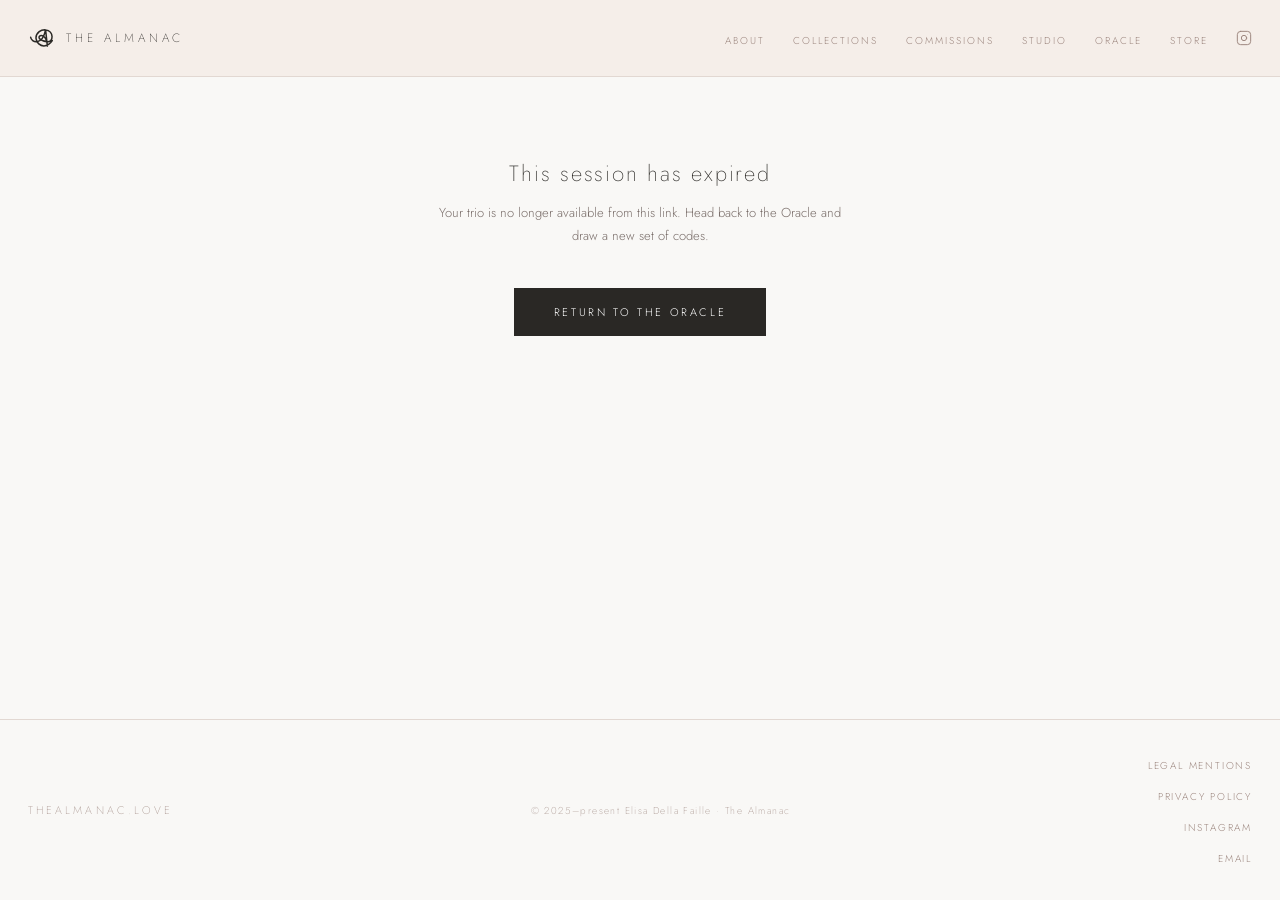
<file: oracle-result.html>
<!DOCTYPE html>
<html lang="en">
<head>
  <meta charset="UTF-8">
  <meta name="viewport" content="width=device-width, initial-scale=1.0">
  <meta name="referrer" content="strict-origin-when-cross-origin">
  <title>Your codes — The Almanac</title>
  <meta name="description" content="Your trio of paintings from the Almanac Oracle.">

  <!-- Open Graph -->
  <meta property="og:title" content="Your codes — The Almanac">
  <meta property="og:description" content="Your trio of paintings from the Almanac Oracle.">
  <meta property="og:image" content="https://thealmanacslove.github.io/thealmanac/img/hero1.webp">
  <meta property="og:url" content="https://thealmanacslove.github.io/thealmanac/oracle-result.html">
  <meta property="og:type" content="website">
  <meta name="twitter:card" content="summary_large_image">
  <meta property="og:site_name" content="The Almanac">

  <link rel="canonical" href="https://thealmanacslove.github.io/thealmanac/oracle-result.html">

  <link rel="preconnect" href="https://fonts.googleapis.com">
  <link rel="preconnect" href="https://fonts.gstatic.com" crossorigin>
  <link href="https://fonts.googleapis.com/css2?family=Jost:wght@200;300;600&display=swap" rel="stylesheet">
  <link rel="stylesheet" href="style.css">
  <link rel="icon" href="img/almanaclogo.svg" type="image/svg+xml">

  <style>
    .page {
      max-width: 760px;
      margin: 0 auto;
      padding: 64px 28px 80px;
      text-align: center;
    }

    .page-sub { margin: 0 auto 56px; }

    /* ─── TRIO ─── */
    .trio {
      display: flex;
      gap: 20px;
      justify-content: center;
      margin-bottom: 56px;
    }

    .trio-item {
      flex: 1;
      max-width: 220px;
      display: flex;
      flex-direction: column;
      align-items: center;
      gap: 14px;
    }

    .trio-img {
      width: 100%;
      aspect-ratio: 74 / 105;
      object-fit: contain;
      display: block;
    }

    .btn-download {
      font-family: var(--font);
      font-size: 10px;
      font-weight: 300;
      letter-spacing: 0.24em;
      text-transform: uppercase;
      padding: 12px 0;
      background: var(--klein);
      color: #fff;
      border: none;
      cursor: pointer;
      transition: background 0.2s ease, color 0.2s ease;
      display: block;
      width: 100%;
      text-align: center;
    }

    .btn-download:hover { background: var(--ink); color: #fff; }

    /* ─── INQUIRE ─── */
    .inquire {
      padding-top: 40px;
      border-top: 0.5px solid var(--border);
    }

    .inquire-line {
      font-size: 13px;
      font-weight: 300;
      color: var(--muted);
      letter-spacing: 0.06em;
    }

    .inquire-line a {
      color: var(--ink);
      border-bottom: 0.5px solid var(--ink);
      padding-bottom: 1px;
    }

    .inquire-line a:hover { color: var(--klein); border-color: var(--klein); }

    /* ─── EXPIRED ─── */
    .expired {
      display: none;
      padding: 80px 28px;
      text-align: center;
      max-width: 480px;
      margin: 0 auto;
    }

    .expired-title {
      font-size: 22px;
      font-weight: 200;
      letter-spacing: 0.08em;
      color: var(--ink);
      margin-bottom: 12px;
    }

    .expired-sub {
      font-size: 13px;
      font-weight: 300;
      color: var(--body-text);
      line-height: 1.8;
      margin-bottom: 40px;
    }

    .btn-return {
      font-family: var(--font);
      font-size: 11px;
      font-weight: 300;
      letter-spacing: 0.24em;
      text-transform: uppercase;
      padding: 16px 40px;
      background: var(--ink);
      color: #fff;
      display: inline-block;
      transition: background 0.2s ease;
    }

    .btn-return:hover { background: var(--klein); color: #fff; }

    @media (max-width: 520px) {
      .trio { flex-direction: column; align-items: center; }
      .trio-item { max-width: 280px; width: 100%; }
    }
  </style>
</head>
<body>

  <!-- NAV -->
  <nav aria-label="Main navigation">
    <a href="index.html" class="nav-logo" aria-label="The Almanac — home">
      <img src="img/almanaclogo.svg" alt="The Almanac" class="nav-logo-img">
      <span class="nav-logo-text">The Almanac</span>
    </a>
    <ul class="nav-links">
      <li><a href="about.html">About</a></li>
      <li><a href="collections.html">Collections</a></li>
      <li><a href="commissions.html">Commissions</a></li>
      <li><a href="studio.html">Studio</a></li>
      <li><a href="oracle.html">Oracle</a></li>
      <li><a href="store.html">Store</a></li>
      <li>
        <a href="https://www.instagram.com/thealmanac.love/"
           target="_blank" rel="noopener noreferrer"
           class="nav-instagram" aria-label="The Almanac on Instagram">
          <svg viewBox="0 0 24 24" aria-hidden="true">
            <rect x="2" y="2" width="20" height="20" rx="5" ry="5"/>
            <circle cx="12" cy="12" r="4"/>
            <circle cx="17.5" cy="6.5" r="0.5" fill="currentColor" stroke="none"/>
          </svg>
        </a>
      </li>
    </ul>
  </nav>

  <main>

    <!-- Results -->
    <div class="page" id="content">
      <p class="page-eyebrow">The Oracle</p>
      <h1 class="page-title">Your codes from the Almanac</h1>
      <p class="page-sub">Three paintings drawn for you. Download them, keep them close.</p>

      <div class="trio" id="trio"></div>

      <div class="inquire">
        <p class="inquire-line">
          Interested in the originals?
          <a href="mailto:thealmanac.elisa@gmail.com">Inquire here</a>
        </p>
      </div>
    </div>

    <!-- Expired / no params -->
    <div class="expired" id="expired">
      <p class="expired-title">This session has expired</p>
      <p class="expired-sub">Your trio is no longer available from this link. Head back to the Oracle and draw a new set of codes.</p>
      <a class="btn-return" href="oracle.html">Return to the Oracle</a>
    </div>

  </main>

  <!-- FOOTER -->
  <footer>
    <span class="footer-logo">thealmanac.love</span>
    <p class="footer-copyright">© 2025–present Elisa Della Faille · The Almanac</p>
    <ul class="footer-links">
      <li><a href="legal.html">Legal Mentions</a></li>
      <li><a href="privacy.html">Privacy Policy</a></li>
      <li><a href="https://www.instagram.com/thealmanac.love/" target="_blank" rel="noopener noreferrer">Instagram</a></li>
      <li><a href="mailto:thealmanac.elisa@gmail.com">Email</a></li>
    </ul>
  </footer>

  <script src="main.js" defer></script>
  <script>
  (function () {
    const params    = new URLSearchParams(window.location.search);
    const trioParam = params.get('trio');

    if (!trioParam) {
      document.getElementById('content').style.display = 'none';
      document.getElementById('expired').style.display = 'block';
      return;
    }

    const images = trioParam.split(',').map(s => s.trim()).filter(Boolean);

    if (images.length === 0) {
      document.getElementById('content').style.display = 'none';
      document.getElementById('expired').style.display = 'block';
      return;
    }

    const container = document.getElementById('trio');

    images.forEach(imgName => {
      const src = `img/roll/${imgName}.png`;

      const item = document.createElement('div');
      item.className = 'trio-item';

      const img = document.createElement('img');
      img.src       = src;
      img.alt       = `Painting — The Almanac`;
      img.className = 'trio-img';
      img.loading   = 'lazy';

      const link = document.createElement('a');
      link.href        = src;
      link.download    = `${imgName}.png`;
      link.className   = 'btn-download';
      link.textContent = 'Download';

      item.appendChild(img);
      item.appendChild(link);
      container.appendChild(item);
    });
  })();
  </script>

</body>
</html>
</file>
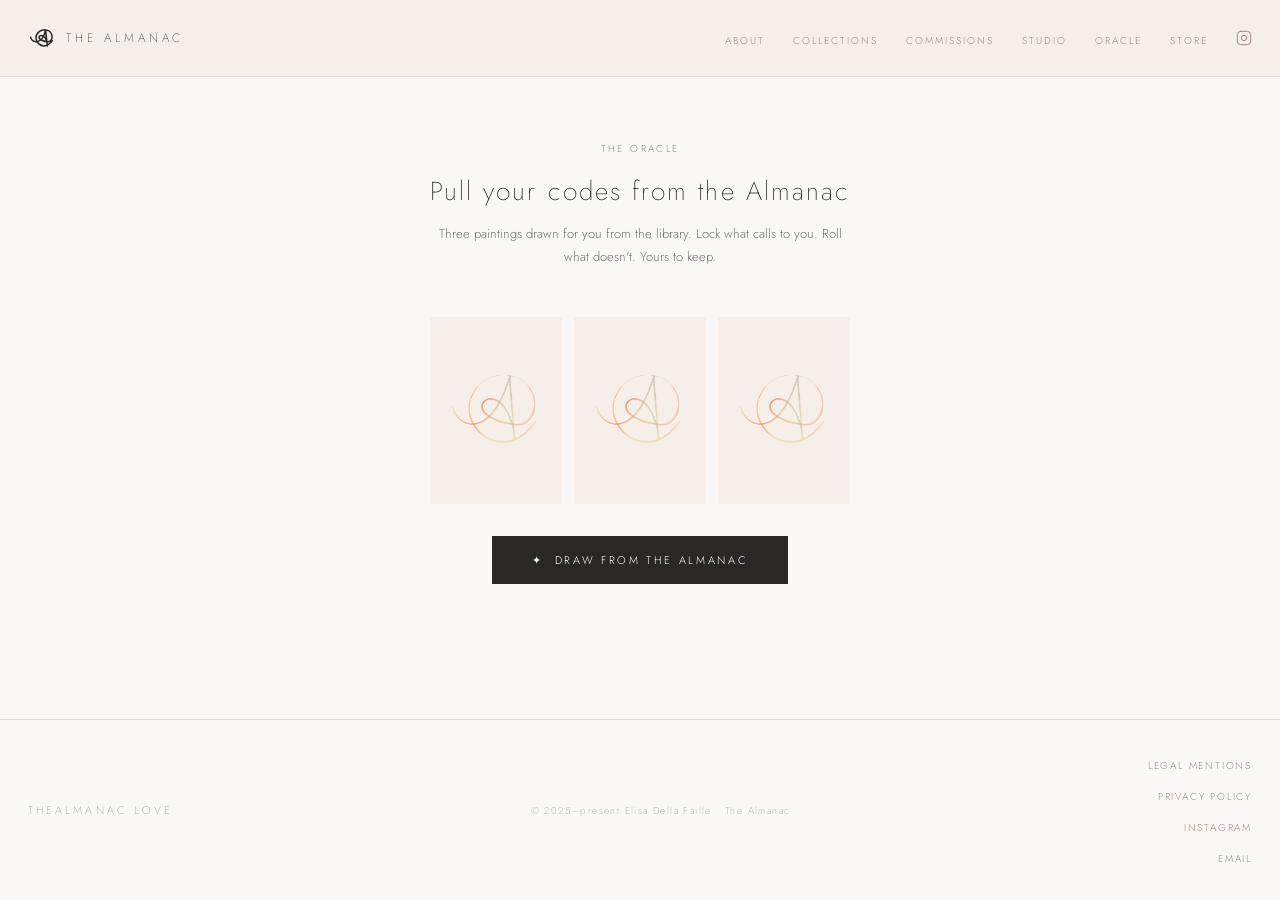
<file: oracle.html>
<!DOCTYPE html>
<html lang="en">
<head>
  <meta charset="UTF-8">
  <meta name="viewport" content="width=device-width, initial-scale=1.0">
  <meta name="referrer" content="strict-origin-when-cross-origin">
  <title>Pull your codes — The Almanac</title>
  <meta name="description" content="Draw three codes from the Almanac. A trio of original paintings, yours to keep.">

  <!-- Open Graph -->
  <meta property="og:title" content="Pull your codes — The Almanac">
  <meta property="og:description" content="Draw three codes from the Almanac. A trio of original paintings, yours to keep.">
  <meta property="og:image" content="https://thealmanacslove.github.io/thealmanac/img/hero1.webp">
  <meta property="og:url" content="https://thealmanacslove.github.io/thealmanac/oracle.html">
  <meta property="og:type" content="website">
  <meta name="twitter:card" content="summary_large_image">
  <meta property="og:site_name" content="The Almanac">

  <link rel="canonical" href="https://thealmanacslove.github.io/thealmanac/oracle.html">

  <link rel="preconnect" href="https://fonts.googleapis.com">
  <link rel="preconnect" href="https://fonts.gstatic.com" crossorigin>
  <link href="https://fonts.googleapis.com/css2?family=Jost:wght@200;300;600&display=swap" rel="stylesheet">
  <link rel="stylesheet" href="style.css">
  <link rel="icon" href="img/almanaclogo.svg" type="image/svg+xml">

  <style>
    /* ─── PAGE ─── */
    .page {
      max-width: 680px;
      margin: 0 auto;
      padding: 64px 28px 80px;
      text-align: center;
    }

    /* ─── SLOTS ─── */
    .slots {
      display: flex;
      gap: 12px;
      justify-content: center;
      margin-bottom: 32px;
    }

    .slot {
      flex: 1;
      max-width: 180px;
      position: relative;
      cursor: pointer;
      user-select: none;
    }

    .slot-window {
      width: 100%;
      aspect-ratio: 74 / 105;
      overflow: hidden;
      background: transparent;
      position: relative;
      border-radius: 2px;
    }

    .slot-strip {
      position: absolute;
      top: 0;
      left: 0;
      width: 100%;
      display: flex;
      flex-direction: column;
    }

    .slot-strip img {
      width: 100%;
      aspect-ratio: 74 / 105;
      object-fit: contain;
      object-position: center center;
      flex-shrink: 0;
      display: block;
    }

    .slot-lock {
      position: absolute;
      inset: 0;
      background: rgba(237, 216, 207, 0.0);
      border: 2px solid transparent;
      border-radius: 2px;
      display: flex;
      align-items: flex-end;
      justify-content: center;
      padding-bottom: 10px;
      transition: all 0.2s ease;
      z-index: 2;
    }

    .slot.locked .slot-lock {
      background: rgba(237, 216, 207, 0.18);
      border-color: var(--pink);
    }

    .lock-icon {
      width: 20px;
      height: 20px;
      color: transparent;
      transition: color 0.2s ease;
      display: flex;
      align-items: center;
      justify-content: center;
    }

    .lock-icon svg { width: 18px; height: 18px; }

    .lock-closed { display: none; }

    .slot:hover .lock-open { color: var(--muted); }

    .slot.locked .lock-open { display: none; }

    .slot.locked .lock-closed { display: flex; color: var(--muted); }

    /* ─── ROLL COUNTER ─── */
    .roll-dots {
      display: flex;
      gap: 10px;
      justify-content: center;
      align-items: center;
    }

    .roll-dot {
      width: 8px;
      height: 8px;
      border-radius: 50%;
      background: var(--border);
      transition: background 0.3s ease;
    }

    .roll-dot.pressed { background: var(--klein); }

    /* ─── CONTROLS ─── */
    .controls {
      display: flex;
      flex-direction: column;
      align-items: center;
      gap: 16px;
      margin-bottom: 40px;
    }

    .roll-info {
      font-size: 11px;
      font-weight: 300;
      letter-spacing: 0.14em;
      color: var(--muted);
    }

    /* ─── ACTION PANEL ─── */
    .action-panel {
      display: none;
      flex-direction: column;
      align-items: center;
      gap: 14px;
      padding: 40px 28px;
      border-top: 0.5px solid var(--border);
      margin-top: 8px;
    }

    .action-panel.visible { display: flex; }

    .action-title {
      font-size: 18px;
      font-weight: 200;
      letter-spacing: 0.08em;
      color: var(--ink);
      margin-bottom: 4px;
    }

    /* ─── ACTION PATHS ─── */
    .action-sub {
      font-size: 13px;
      font-weight: 300;
      color: var(--body-text);
      letter-spacing: 0.04em;
      margin-bottom: 8px;
    }

    /* ─── STAY FORM ─── */
    .stay-form {
      display: flex;
      flex-direction: column;
      gap: 12px;
      width: 100%;
      max-width: 320px;
    }

    .stay-form input {
      background: var(--bg);
      border: 0.5px solid var(--border);
      border-radius: 0;
      font-family: var(--font);
      font-size: 13px;
      font-weight: 300;
      color: var(--ink);
      letter-spacing: 0.06em;
      padding: 14px 16px;
      width: 100%;
      outline: none;
      transition: border-color 0.2s ease;
    }

    .stay-form input:focus { border-color: var(--ink); }

    .stay-form input::placeholder {
      color: var(--muted);
      letter-spacing: 0.1em;
      text-transform: uppercase;
      font-size: 11px;
    }

    .gdpr-label {
      display: flex;
      align-items: flex-start;
      gap: 10px;
      cursor: pointer;
    }

    .gdpr-label input[type="checkbox"] {
      margin-top: 3px;
      flex-shrink: 0;
      accent-color: #002FA7;
      width: 14px;
      height: 14px;
    }

    .gdpr-label span {
      font-family: var(--font);
      font-size: 11px;
      font-weight: 300;
      color: var(--body-text);
      letter-spacing: 0.06em;
      line-height: 1.7;
    }

    .gdpr-error {
      font-family: var(--font);
      font-size: 11px;
      font-weight: 300;
      color: #B04040;
      letter-spacing: 0.06em;
    }

    .btn-stay {
      background: var(--klein);
      color: #ffffff;
      width: 100%;
    }

    .btn-stay:hover { background: var(--ink); color: #fff; font-weight: 600; }

    .btn-skip {
      background: transparent;
      color: var(--muted);
      border: none;
      font-family: var(--font);
      font-size: 10px;
      font-weight: 300;
      letter-spacing: 0.18em;
      text-transform: uppercase;
      padding: 8px;
      cursor: pointer;
      text-decoration: underline;
      text-underline-offset: 3px;
      transition: color 0.2s ease;
      text-align: center;
    }

    .btn-skip:hover { color: var(--ink); }
  </style>
</head>
<body>

  <!-- NAV -->
  <nav aria-label="Main navigation">
    <a href="index.html" class="nav-logo" aria-label="The Almanac — home">
      <img src="img/almanaclogo.svg" alt="The Almanac" class="nav-logo-img">
      <span class="nav-logo-text">The Almanac</span>
    </a>
    <ul class="nav-links">
      <li><a href="about.html">About</a></li>
      <li><a href="collections.html">Collections</a></li>
      <li><a href="commissions.html">Commissions</a></li>
      <li><a href="studio.html">Studio</a></li>
      <li><a href="oracle.html">Oracle</a></li>
      <li><a href="store.html">Store</a></li>
      <li>
        <a href="https://www.instagram.com/thealmanac.love/"
           target="_blank" rel="noopener noreferrer"
           class="nav-instagram" aria-label="The Almanac on Instagram">
          <svg viewBox="0 0 24 24" aria-hidden="true">
            <rect x="2" y="2" width="20" height="20" rx="5" ry="5"/>
            <circle cx="12" cy="12" r="4"/>
            <circle cx="17.5" cy="6.5" r="0.5" fill="currentColor" stroke="none"/>
          </svg>
        </a>
      </li>
    </ul>
  </nav>

  <!-- PAGE -->
  <main class="page">

    <p class="page-eyebrow">The Oracle</p>
    <h1 class="page-title">Pull your codes from the Almanac</h1>
    <p class="page-sub">Three paintings drawn for you from the library. Lock what calls to you. Roll what doesn't. Yours to keep.</p>

    <!-- SLOTS -->
    <div class="slots" id="slots">

      <div class="slot" id="slot-0" onclick="toggleLock(0)">
        <div class="slot-window">
          <div class="slot-strip" id="strip-0"></div>
          <div class="slot-lock">
            <span class="lock-icon lock-open">
              <svg viewBox="0 0 24 24" fill="none" stroke="currentColor" stroke-width="1.5" stroke-linecap="round" stroke-linejoin="round" aria-hidden="true">
                <rect x="5" y="11" width="14" height="10" rx="2"/>
                <path d="M8 11V7a4 4 0 0 1 8 0"/>
              </svg>
            </span>
            <span class="lock-icon lock-closed">
              <svg viewBox="0 0 24 24" fill="none" stroke="currentColor" stroke-width="1.5" stroke-linecap="round" stroke-linejoin="round" aria-hidden="true">
                <rect x="5" y="11" width="14" height="10" rx="2"/>
                <path d="M8 11V7a4 4 0 0 1 8 0v4"/>
              </svg>
            </span>
          </div>
        </div>
      </div>

      <div class="slot" id="slot-1" onclick="toggleLock(1)">
        <div class="slot-window">
          <div class="slot-strip" id="strip-1"></div>
          <div class="slot-lock">
            <span class="lock-icon lock-open">
              <svg viewBox="0 0 24 24" fill="none" stroke="currentColor" stroke-width="1.5" stroke-linecap="round" stroke-linejoin="round" aria-hidden="true">
                <rect x="5" y="11" width="14" height="10" rx="2"/>
                <path d="M8 11V7a4 4 0 0 1 8 0"/>
              </svg>
            </span>
            <span class="lock-icon lock-closed">
              <svg viewBox="0 0 24 24" fill="none" stroke="currentColor" stroke-width="1.5" stroke-linecap="round" stroke-linejoin="round" aria-hidden="true">
                <rect x="5" y="11" width="14" height="10" rx="2"/>
                <path d="M8 11V7a4 4 0 0 1 8 0v4"/>
              </svg>
            </span>
          </div>
        </div>
      </div>

      <div class="slot" id="slot-2" onclick="toggleLock(2)">
        <div class="slot-window">
          <div class="slot-strip" id="strip-2"></div>
          <div class="slot-lock">
            <span class="lock-icon lock-open">
              <svg viewBox="0 0 24 24" fill="none" stroke="currentColor" stroke-width="1.5" stroke-linecap="round" stroke-linejoin="round" aria-hidden="true">
                <rect x="5" y="11" width="14" height="10" rx="2"/>
                <path d="M8 11V7a4 4 0 0 1 8 0"/>
              </svg>
            </span>
            <span class="lock-icon lock-closed">
              <svg viewBox="0 0 24 24" fill="none" stroke="currentColor" stroke-width="1.5" stroke-linecap="round" stroke-linejoin="round" aria-hidden="true">
                <rect x="5" y="11" width="14" height="10" rx="2"/>
                <path d="M8 11V7a4 4 0 0 1 8 0v4"/>
              </svg>
            </span>
          </div>
        </div>
      </div>

    </div>

    <!-- CONTROLS -->
    <div class="controls">
      <button class="btn btn-roll" id="rollBtn" onclick="rollAll()">
        ✦ &nbsp;Draw from the Almanac
      </button>
      <div class="roll-dots" id="rollDots" style="display:none;">
        <span class="roll-dot"></span>
        <span class="roll-dot"></span>
        <span class="roll-dot"></span>
      </div>
      <p class="roll-info" id="rollInfo" style="display:none;">
        Tap a painting to lock it
      </p>
    </div>

    <!-- ACTION PANEL -->
    <div class="action-panel" id="actionPanel">

      <p class="action-title">Your codes have been drawn.</p>
      <p class="action-sub">Receive your digital version for free, courtesy of the Almanac.</p>

      <div class="stay-form" id="stayForm">
        <input type="text" id="nameInput" placeholder="Your name" autocomplete="given-name">
        <input type="email" id="emailInput" placeholder="Your email" autocomplete="email">

        <label class="gdpr-label">
          <input type="checkbox" id="gdprConsent">
          <span>I agree to receive emails from The Almanac. I can unsubscribe at any time.</span>
        </label>

        <p class="gdpr-error" id="gdprError" style="display:none;">Please accept to continue.</p>

        <button class="btn btn-stay" onclick="submitStay()">Stay close to the Almanac</button>
        <button class="btn-skip" onclick="revealDirect()">Continue without email</button>
      </div>

    </div>

  </main>

  <!-- FOOTER -->
  <footer>
    <span class="footer-logo">thealmanac.love</span>
    <p class="footer-copyright">© 2025–present Elisa Della Faille · The Almanac</p>
    <ul class="footer-links">
      <li><a href="legal.html">Legal Mentions</a></li>
      <li><a href="privacy.html">Privacy Policy</a></li>
      <li><a href="https://www.instagram.com/thealmanac.love/" target="_blank" rel="noopener noreferrer">Instagram</a></li>
      <li><a href="mailto:thealmanac.elisa@gmail.com">Email</a></li>
    </ul>
  </footer>

  <script src="main.js" defer></script>
  <script>
  (function () {

    const TOTAL = 48;
    const MAILERLITE_ACCOUNT = '2088881';
    const MAILERLITE_FORM    = 'FB75Kf';

    const pool = Array.from({ length: TOTAL }, (_, i) =>
      `img/roll/img${String(i + 1).padStart(2, '0')}.png`
    );

    const state = {
      current:    [null, null, null],
      locked:     [false, false, false],
      hasRolled:  false,
      pressCount: 0
    };

    const _backImg = new Image(); _backImg.src = 'img/roll/backimg.webp';

    function buildStrips() {
      for (let s = 0; s < 3; s++) {
        const strip = document.getElementById(`strip-${s}`);
        strip.innerHTML = '';
        const img = document.createElement('img');
        img.src = 'img/roll/backimg.webp';
        img.alt = '';
        img.draggable = false;
        strip.appendChild(img);
      }
    }

    buildStrips();

    function pickRandom(excludeIndices) {
      let idx, tries = 0;
      do {
        idx = Math.floor(Math.random() * TOTAL);
        tries++;
      } while (excludeIndices.includes(idx) && tries < 100);
      return idx;
    }

    function spinSlot(slotIndex, targetIndex, duration, onDone) {
      const strip = document.getElementById(`strip-${slotIndex}`);
      strip.innerHTML = '';

      const frameCount = 18;
      const frames = [];
      for (let i = 0; i < frameCount - 1; i++) frames.push(Math.floor(Math.random() * TOTAL));
      frames.push(targetIndex);

      frames.forEach(fi => {
        const img = document.createElement('img');
        img.src = pool[fi];
        img.alt = '';
        img.draggable = false;
        strip.appendChild(img);
      });

      strip.style.transition = 'none';
      strip.style.top = '0%';
      strip.getBoundingClientRect();

      let frame = 0;
      function showFrame() {
        if (frame >= frames.length) { if (onDone) onDone(); return; }
        const progress = frame / (frames.length - 1);
        const eased    = progress * progress;
        const interval = 28 + (220 - 28) * eased;
        strip.style.transition = 'none';
        strip.style.top = `-${frame * 100}%`;
        frame++;
        setTimeout(showFrame, interval);
      }
      showFrame();
    }

    window.rollAll = function () {
      const btn    = document.getElementById('rollBtn');
      const toSpin = [];
      for (let s = 0; s < 3; s++) { if (!state.locked[s]) toSpin.push(s); }
      if (toSpin.length === 0) return;

      btn.disabled = true;
      state.hasRolled = true;
      state.pressCount++;
      updatePressDots();

      document.getElementById('actionPanel').classList.remove('visible');

      const lockedIndices = state.current.filter((v, i) => state.locked[i] && v !== null);
      const newTargets = [];
      toSpin.forEach(s => {
        const idx = pickRandom([...lockedIndices, ...newTargets]);
        newTargets.push(idx);
        state.current[s] = idx;
      });

      let done = 0;
      toSpin.forEach((s, i) => {
        setTimeout(() => {
          spinSlot(s, state.current[s], 1800, () => {
            done++;
            if (done === toSpin.length) onAllDone();
          });
        }, i * 120);
      });
    };

    function updatePressDots() {
      document.querySelectorAll('.roll-dot').forEach((dot, i) => {
        dot.classList.toggle('pressed', i < state.pressCount);
      });
    }

    function onAllDone() {
      const btn = document.getElementById('rollBtn');
      document.getElementById('rollDots').style.display = 'flex';
      document.getElementById('rollInfo').style.display = 'block';
      if (state.pressCount >= 3) {
        btn.disabled = true;
        btn.innerHTML = '✦ &nbsp;All codes drawn';
      } else {
        btn.disabled = false;
        btn.innerHTML = '↺ &nbsp;Re-roll';
      }
      document.getElementById('actionPanel').classList.add('visible');
    }

    window.toggleLock = function (s) {
      if (!state.hasRolled) return;
      if (state.current[s] === null) return;
      state.locked[s] = !state.locked[s];
      document.getElementById(`slot-${s}`).classList.toggle('locked', state.locked[s]);
    };

    window.revealDirect = function () {
      const trio = state.current.map(i =>
        i !== null ? `img${String(i + 1).padStart(2, '0')}` : ''
      ).join(',');
      window.location.href = `oracle-result.html?trio=${trio}`;
    };

    window.submitStay = async function () {
      const name    = document.getElementById('nameInput').value.trim();
      const email   = document.getElementById('emailInput').value.trim();
      const consent = document.getElementById('gdprConsent').checked;
      const errEl   = document.getElementById('gdprError');

      if (!email || !email.includes('@')) {
        errEl.textContent = 'Please enter a valid email.';
        errEl.style.display = 'block';
        return;
      }
      if (!consent) {
        errEl.textContent = 'Please accept to continue.';
        errEl.style.display = 'block';
        return;
      }

      const trio = state.current.map(i =>
        i !== null ? `img${String(i + 1).padStart(2, '0')}` : ''
      ).join(',');
      const formData = new FormData();
      formData.append('fields[email]', email);
      formData.append('fields[name]', name);
      formData.append('ml-submit', '1');
      formData.append('anticsrf', 'true');
      try {
        await fetch('https://assets.mailerlite.com/jsonp/2088881/forms/180370302660773235/subscribe', {
          method: 'POST',
          body: formData,
          mode: 'no-cors'
        });
      } catch (e) {}
      window.location.href = `oracle-result.html?trio=${trio}`;
    };

  })();
  </script>

</body>
</html>
</file>
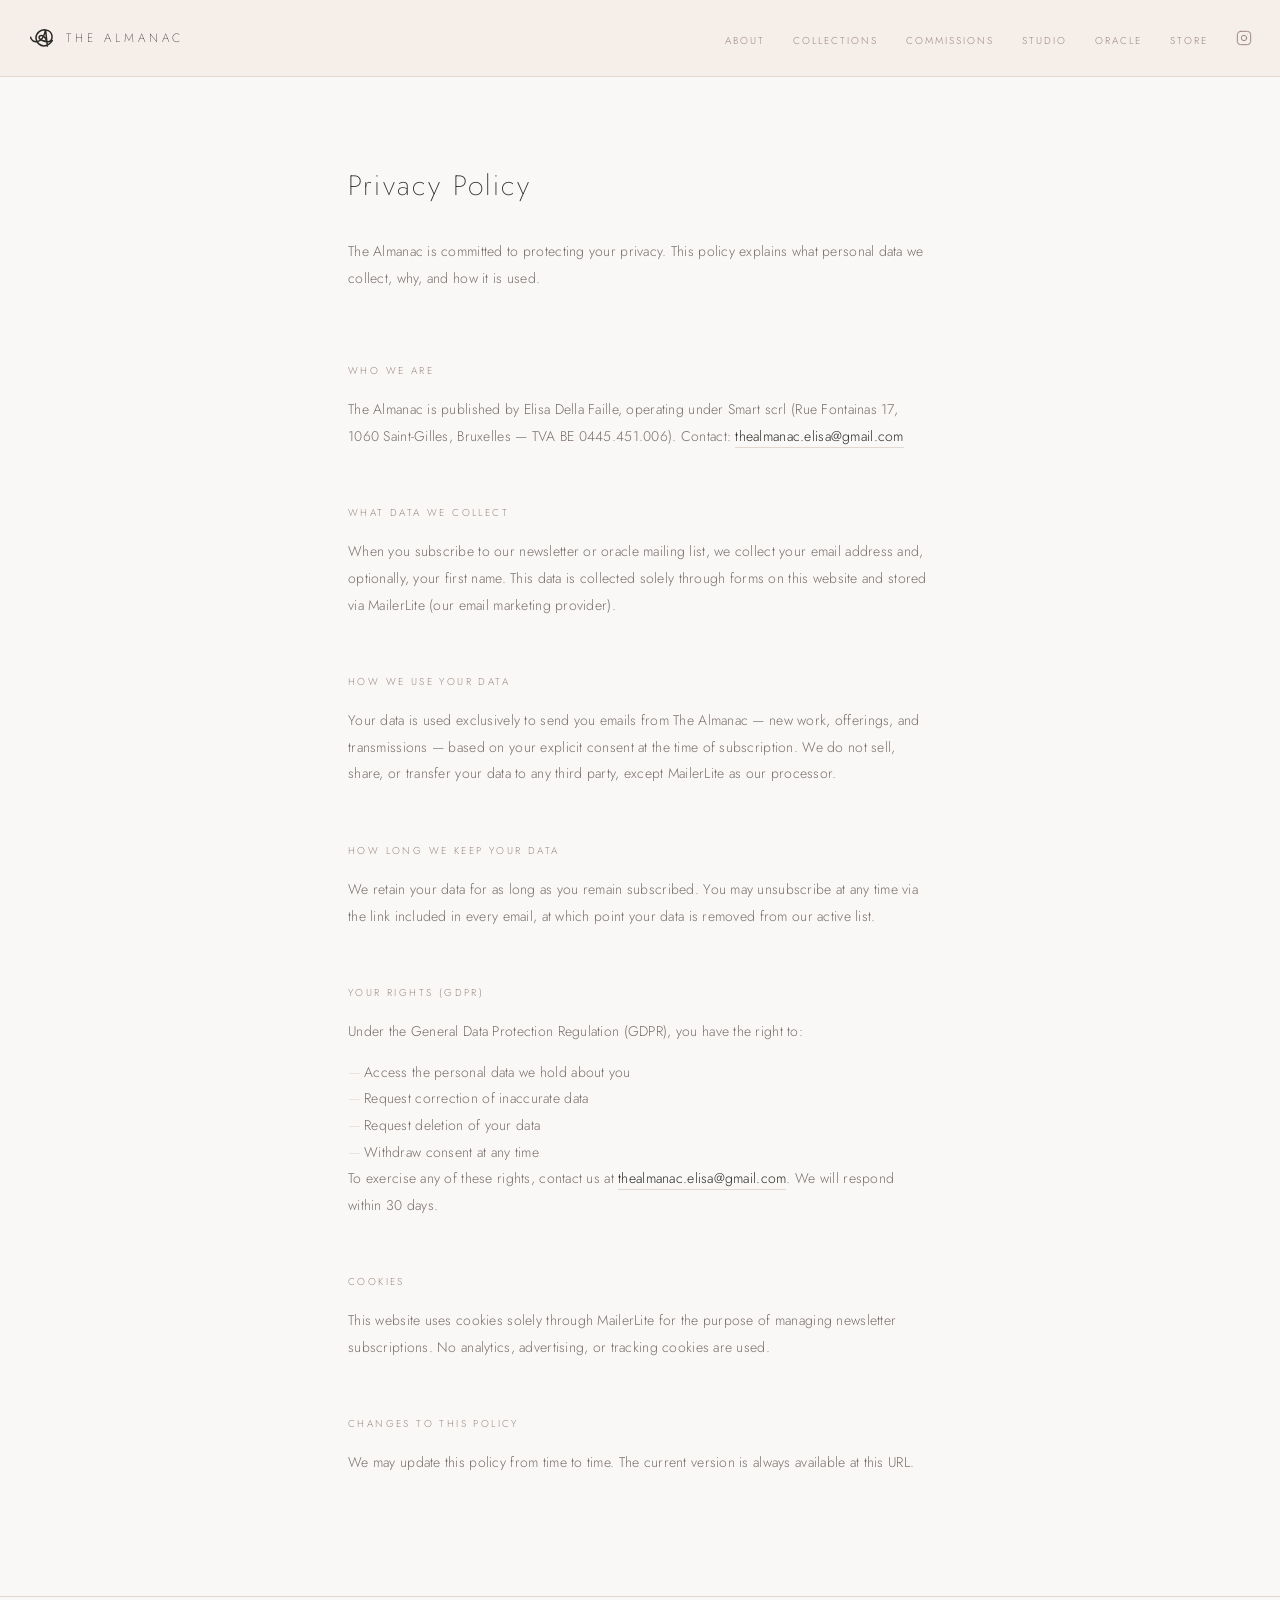
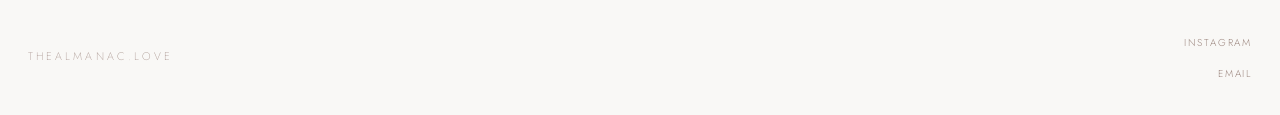
<file: privacy.html>
<!DOCTYPE html>
<html lang="en">
<head>
  <meta charset="UTF-8">
  <meta name="viewport" content="width=device-width, initial-scale=1.0">
  <meta name="referrer" content="strict-origin-when-cross-origin">
  <meta name="robots" content="noindex">
  <title>Privacy Policy — The Almanac</title>
  <meta name="description" content="Privacy policy for The Almanac website — how we collect, use and protect your data.">

  <!-- Open Graph -->
  <meta property="og:title" content="Privacy Policy — The Almanac">
  <meta property="og:description" content="Privacy policy for The Almanac website — how we collect, use and protect your data.">
  <meta property="og:image" content="https://thealmanacslove.github.io/thealmanac/img/hero1.webp">
  <meta property="og:url" content="https://thealmanacslove.github.io/thealmanac/privacy.html">
  <meta property="og:type" content="website">
  <meta name="twitter:card" content="summary_large_image">
  <meta property="og:site_name" content="The Almanac">

  <link rel="canonical" href="https://thealmanacslove.github.io/thealmanac/privacy.html">

  <link rel="preconnect" href="https://fonts.googleapis.com">
  <link rel="preconnect" href="https://fonts.gstatic.com" crossorigin>
  <link href="https://fonts.googleapis.com/css2?family=Jost:wght@200;300;600&display=swap" rel="stylesheet">
  <link rel="stylesheet" href="style.css">
  <link rel="icon" href="img/almanaclogo.svg" type="image/svg+xml">

  <style>
    .privacy-page {
      max-width: 640px;
      margin: 0 auto;
      padding: 88px 28px 120px;
    }

    .privacy-title {
      font-size: 28px;
      font-weight: 200;
      letter-spacing: 0.08em;
      color: var(--ink);
      margin-bottom: 32px;
    }

    .privacy-intro {
      font-size: 14px;
      font-weight: 300;
      color: var(--body-text);
      line-height: 1.9;
      letter-spacing: 0.02em;
      margin-bottom: 72px;
    }

    .privacy-section {
      margin-bottom: 56px;
    }

    .privacy-section:last-child {
      margin-bottom: 0;
    }

    .privacy-section-title {
      font-size: 10px;
      font-weight: 300;
      letter-spacing: 0.24em;
      text-transform: uppercase;
      color: var(--muted);
      margin-bottom: 18px;
    }

    .privacy-section p {
      font-size: 14px;
      font-weight: 300;
      color: var(--body-text);
      line-height: 1.9;
      letter-spacing: 0.02em;
    }

    .privacy-section p + p {
      margin-top: 14px;
    }

    .privacy-section ul {
      margin-top: 14px;
      padding-left: 0;
      list-style: none;
    }

    .privacy-section ul li {
      font-size: 14px;
      font-weight: 300;
      color: var(--body-text);
      line-height: 1.9;
      letter-spacing: 0.02em;
      padding-left: 16px;
      position: relative;
    }

    .privacy-section ul li::before {
      content: '—';
      position: absolute;
      left: 0;
      color: var(--border);
    }

    .privacy-section a {
      color: var(--ink);
      border-bottom: 0.5px solid var(--border);
      padding-bottom: 1px;
    }

    .privacy-section a:hover {
      color: var(--klein);
      border-color: var(--klein);
    }
  </style>
</head>
<body>

  <!-- NAV -->
  <nav aria-label="Main navigation">
    <a href="index.html" class="nav-logo" aria-label="The Almanac — home">
      <img src="img/almanaclogo.svg" alt="The Almanac" class="nav-logo-img">
      <span class="nav-logo-text">The Almanac</span>
    </a>
    <ul class="nav-links">
      <li><a href="about.html">About</a></li>
      <li><a href="collections.html">Collections</a></li>
      <li><a href="commissions.html">Commissions</a></li>
      <li><a href="studio.html">Studio</a></li>
      <li><a href="oracle.html">Oracle</a></li>
      <li><a href="store.html">Store</a></li>
      <li>
        <a href="https://www.instagram.com/thealmanac.love/"
           target="_blank" rel="noopener noreferrer"
           class="nav-instagram" aria-label="The Almanac on Instagram">
          <svg viewBox="0 0 24 24" aria-hidden="true">
            <rect x="2" y="2" width="20" height="20" rx="5" ry="5"/>
            <circle cx="12" cy="12" r="4"/>
            <circle cx="17.5" cy="6.5" r="0.5" fill="currentColor" stroke="none"/>
          </svg>
        </a>
      </li>
    </ul>
  </nav>

  <!-- MAIN -->
  <main>
    <div class="privacy-page">

      <h1 class="privacy-title">Privacy Policy</h1>

      <p class="privacy-intro">The Almanac is committed to protecting your privacy. This policy explains what personal data we collect, why, and how it is used.</p>

      <section class="privacy-section" aria-labelledby="privacy-who">
        <h2 class="privacy-section-title" id="privacy-who">Who we are</h2>
        <p>The Almanac is published by Elisa Della Faille, operating under Smart scrl (Rue Fontainas 17, 1060 Saint-Gilles, Bruxelles — TVA BE 0445.451.006). Contact: <a href="mailto:thealmanac.elisa@gmail.com">thealmanac.elisa@gmail.com</a></p>
      </section>

      <section class="privacy-section" aria-labelledby="privacy-collect">
        <h2 class="privacy-section-title" id="privacy-collect">What data we collect</h2>
        <p>When you subscribe to our newsletter or oracle mailing list, we collect your email address and, optionally, your first name. This data is collected solely through forms on this website and stored via MailerLite (our email marketing provider).</p>
      </section>

      <section class="privacy-section" aria-labelledby="privacy-use">
        <h2 class="privacy-section-title" id="privacy-use">How we use your data</h2>
        <p>Your data is used exclusively to send you emails from The Almanac — new work, offerings, and transmissions — based on your explicit consent at the time of subscription. We do not sell, share, or transfer your data to any third party, except MailerLite as our processor.</p>
      </section>

      <section class="privacy-section" aria-labelledby="privacy-retention">
        <h2 class="privacy-section-title" id="privacy-retention">How long we keep your data</h2>
        <p>We retain your data for as long as you remain subscribed. You may unsubscribe at any time via the link included in every email, at which point your data is removed from our active list.</p>
      </section>

      <section class="privacy-section" aria-labelledby="privacy-rights">
        <h2 class="privacy-section-title" id="privacy-rights">Your rights (GDPR)</h2>
        <p>Under the General Data Protection Regulation (GDPR), you have the right to:</p>
        <ul>
          <li>Access the personal data we hold about you</li>
          <li>Request correction of inaccurate data</li>
          <li>Request deletion of your data</li>
          <li>Withdraw consent at any time</li>
        </ul>
        <p>To exercise any of these rights, contact us at <a href="mailto:thealmanac.elisa@gmail.com">thealmanac.elisa@gmail.com</a>. We will respond within 30 days.</p>
      </section>

      <section class="privacy-section" aria-labelledby="privacy-cookies">
        <h2 class="privacy-section-title" id="privacy-cookies">Cookies</h2>
        <p>This website uses cookies solely through MailerLite for the purpose of managing newsletter subscriptions. No analytics, advertising, or tracking cookies are used.</p>
      </section>

      <section class="privacy-section" aria-labelledby="privacy-changes">
        <h2 class="privacy-section-title" id="privacy-changes">Changes to this policy</h2>
        <p>We may update this policy from time to time. The current version is always available at this URL.</p>
      </section>

    </div>
  </main>

  <!-- FOOTER -->
  <footer>
    <span class="footer-logo">thealmanac.love</span>
    <ul class="footer-links">
      <li><a href="https://www.instagram.com/thealmanac.love/" target="_blank" rel="noopener noreferrer">Instagram</a></li>
      <li><a href="mailto:thealmanac.elisa@gmail.com">Email</a></li>
    </ul>
  </footer>

  <script src="main.js" defer></script>

</body>
</html>
</file>
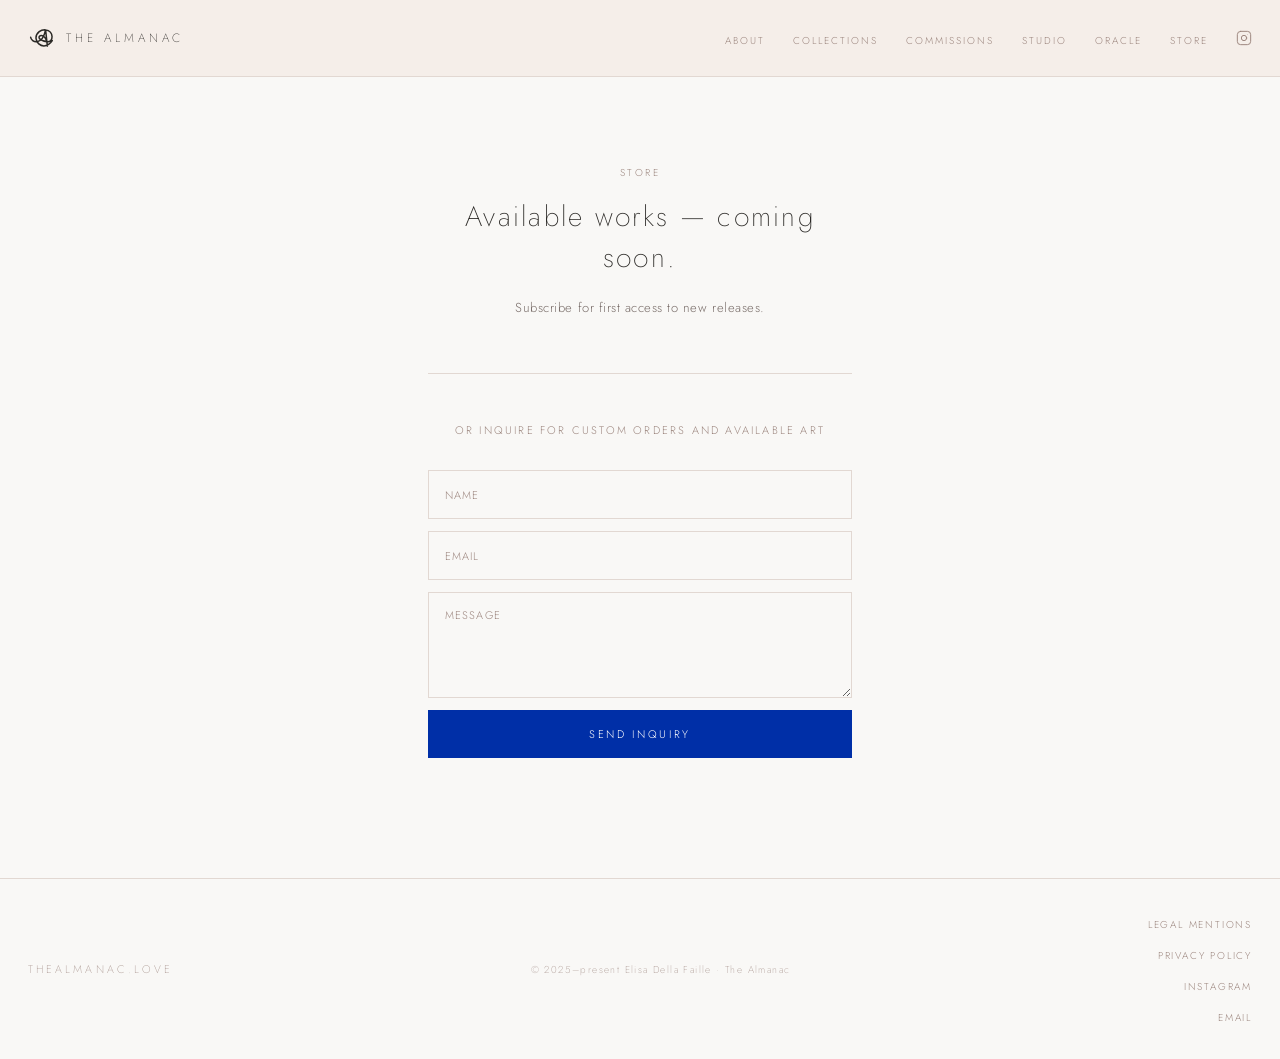
<file: store.html>
<!DOCTYPE html>
<html lang="en">
<head>
  <meta charset="UTF-8">
  <meta name="viewport" content="width=device-width, initial-scale=1.0">
  <meta name="referrer" content="strict-origin-when-cross-origin">
  <title>Store — The Almanac</title>
  <meta name="description" content="Original works by The Almanac — coming soon. Subscribe for first access to new paintings and releases.">

  <!-- Open Graph -->
  <meta property="og:title" content="Store — The Almanac">
  <meta property="og:description" content="Original works by The Almanac — coming soon. Subscribe for first access to new paintings and releases.">
  <meta property="og:image" content="https://thealmanacslove.github.io/thealmanac/img/hero1.webp">
  <meta property="og:url" content="https://thealmanacslove.github.io/thealmanac/store.html">
  <meta property="og:type" content="website">
  <meta name="twitter:card" content="summary_large_image">
  <meta property="og:site_name" content="The Almanac">

  <link rel="canonical" href="https://thealmanacslove.github.io/thealmanac/store.html">

  <link rel="preconnect" href="https://fonts.googleapis.com">
  <link rel="preconnect" href="https://fonts.gstatic.com" crossorigin>
  <link href="https://fonts.googleapis.com/css2?family=Jost:wght@200;300;600&display=swap" rel="stylesheet">
  <link rel="stylesheet" href="style.css">
  <link rel="icon" href="img/almanaclogo.svg" type="image/svg+xml">

  <!-- MailerLite Universal -->
  <script>
    (function(w,d,e,u,f,l,n){w[f]=w[f]||function(){(w[f].q=w[f].q||[])
    .push(arguments);},l=d.createElement(e),l.async=1,l.src=u,
    n=d.getElementsByTagName(e)[0],n.parentNode.insertBefore(l,n);})
    (window,document,'script','https://assets.mailerlite.com/js/universal.js','ml');
    ml('account', '2088881');
  </script>

  <style>
    .store-page {
      max-width: 480px;
      margin: 0 auto;
      padding: 88px 28px 120px;
      text-align: center;
    }

    .store-heading {
      font-size: 28px;
      font-weight: 200;
      letter-spacing: 0.08em;
      color: var(--ink);
      margin-bottom: 20px;
    }

    .store-sub {
      font-size: 13px;
      font-weight: 300;
      color: var(--body-text);
      letter-spacing: 0.04em;
      margin-bottom: 40px;
    }

    /* ─── MAILERLITE OVERRIDES ─── */
    .ml-form-embedWrapper { background-color: transparent !important; }
    .ml-form-embedBody { padding: 0 !important; }
    .ml-form-embedContent { display: none !important; }

    .ml-form-fieldRow input {
      background-color: var(--bg) !important;
      border: 0.5px solid var(--border) !important;
      border-radius: 0 !important;
      font-family: var(--font) !important;
      font-size: 13px !important;
      font-weight: 300 !important;
      color: var(--ink) !important;
      letter-spacing: 0.06em !important;
      padding: 14px 16px !important;
    }

    .ml-form-fieldRow input::placeholder {
      color: var(--muted) !important;
      letter-spacing: 0.1em !important;
      text-transform: uppercase !important;
      font-size: 11px !important;
    }

    .ml-form-embedSubmit button.primary {
      background-color: var(--klein) !important;
      color: #fff !important;
      border: none !important;
      border-radius: 0 !important;
      font-family: var(--font) !important;
      font-size: 11px !important;
      font-weight: 300 !important;
      letter-spacing: 0.24em !important;
      text-transform: uppercase !important;
      padding: 16px !important;
      width: 100% !important;
      cursor: pointer !important;
      transition: background-color 0.2s ease !important;
    }

    .ml-form-embedSubmit button.primary:hover { background-color: var(--ink) !important; color: #fff !important; font-weight: 600 !important; }

    .ml-form-successContent h4 {
      font-family: var(--font) !important;
      font-weight: 200 !important;
      font-size: 18px !important;
      letter-spacing: 0.1em !important;
      color: var(--ink) !important;
    }

    .ml-form-successContent p {
      font-family: var(--font) !important;
      font-weight: 300 !important;
      color: var(--body-text) !important;
    }

    /* ─── INQUIRE ─── */
    .store-divider {
      border: none;
      border-top: 0.5px solid var(--border);
      margin: 56px 0 48px;
    }

    .store-inquire-label {
      font-size: 11px;
      font-weight: 300;
      letter-spacing: 0.2em;
      text-transform: uppercase;
      color: var(--muted);
      margin-bottom: 32px;
    }

    .inquire-form {
      display: flex;
      flex-direction: column;
      gap: 12px;
      text-align: left;
    }

    .inquire-form input,
    .inquire-form textarea {
      background: var(--bg);
      border: 0.5px solid var(--border);
      border-radius: 0;
      font-family: var(--font);
      font-size: 13px;
      font-weight: 300;
      color: var(--ink);
      letter-spacing: 0.06em;
      padding: 14px 16px;
      width: 100%;
      outline: none;
      transition: border-color 0.2s ease;
      resize: vertical;
      -webkit-appearance: none;
      appearance: none;
    }

    .inquire-form input:focus,
    .inquire-form textarea:focus { border-color: var(--ink); }

    .inquire-form input::placeholder,
    .inquire-form textarea::placeholder {
      color: var(--muted);
      letter-spacing: 0.1em;
      text-transform: uppercase;
      font-size: 11px;
    }

    .inquire-submit {
      font-family: var(--font);
      font-size: 11px;
      font-weight: 300;
      letter-spacing: 0.24em;
      text-transform: uppercase;
      padding: 16px;
      background: var(--klein);
      color: #fff;
      border: none;
      cursor: pointer;
      width: 100%;
      transition: background 0.2s ease;
    }

    .inquire-submit:hover:not(:disabled) { background: var(--ink); color: #fff; font-weight: 600; }

    .inquire-submit:disabled {
      background: var(--border);
      color: var(--muted);
      cursor: not-allowed;
    }

    .inquire-success {
      display: none;
      font-size: 14px;
      font-weight: 200;
      letter-spacing: 0.08em;
      color: var(--ink);
      text-align: center;
      padding: 20px 0;
    }
  </style>
</head>
<body>

  <!-- NAV -->
  <nav aria-label="Main navigation">
    <a href="index.html" class="nav-logo" aria-label="The Almanac — home">
      <img src="img/almanaclogo.svg" alt="The Almanac" class="nav-logo-img">
      <span class="nav-logo-text">The Almanac</span>
    </a>
    <ul class="nav-links">
      <li><a href="about.html">About</a></li>
      <li><a href="collections.html">Collections</a></li>
      <li><a href="commissions.html">Commissions</a></li>
      <li><a href="studio.html">Studio</a></li>
      <li><a href="oracle.html">Oracle</a></li>
      <li><a href="store.html">Store</a></li>
      <li>
        <a href="https://www.instagram.com/thealmanac.love/"
           target="_blank" rel="noopener noreferrer"
           class="nav-instagram" aria-label="The Almanac on Instagram">
          <svg viewBox="0 0 24 24" aria-hidden="true">
            <rect x="2" y="2" width="20" height="20" rx="5" ry="5"/>
            <circle cx="12" cy="12" r="4"/>
            <circle cx="17.5" cy="6.5" r="0.5" fill="currentColor" stroke="none"/>
          </svg>
        </a>
      </li>
    </ul>
  </nav>

  <!-- MAIN -->
  <main>
    <div class="store-page">
      <p class="page-eyebrow">Store</p>
      <h1 class="store-heading">Available works — coming soon.</h1>
      <p class="store-sub">Subscribe for first access to new releases.</p>
      <div class="ml-embedded" data-form="FB75Kf"></div>

      <hr class="store-divider">

      <p class="store-inquire-label">or inquire for custom orders and available art</p>

      <form class="inquire-form" id="inquireForm" method="POST" action="https://api.web3forms.com/submit">
        <input type="hidden" name="access_key" value="f516efd2-9aa2-4905-905f-8db6f4e9373d">
        <input type="hidden" name="subject" value="Store inquiry — The Almanac">
        <input type="text"  name="name"    placeholder="Name"    required autocomplete="name">
        <input type="email" name="email"   placeholder="Email"   required autocomplete="email">
        <textarea           name="message" placeholder="Message" rows="4"  required></textarea>
        <button type="submit" class="inquire-submit" id="inquireBtn">Send inquiry</button>
      </form>
      <p class="inquire-success" id="inquireSuccess">Your message has been received. We'll be in touch.</p>
    </div>
  </main>

  <script>
    document.getElementById('inquireForm').addEventListener('submit', async function (e) {
      e.preventDefault();
      const btn = document.getElementById('inquireBtn');
      btn.disabled = true;
      btn.textContent = 'Sending…';
      try {
        const res  = await fetch('https://api.web3forms.com/submit', { method: 'POST', body: new FormData(this) });
        const json = await res.json();
        if (json.success) {
          this.style.display = 'none';
          document.getElementById('inquireSuccess').style.display = 'block';
        } else {
          btn.disabled = false;
          btn.textContent = 'Send inquiry';
        }
      } catch {
        btn.disabled = false;
        btn.textContent = 'Send inquiry';
      }
    });
  </script>

  <!-- FOOTER -->
  <footer>
    <span class="footer-logo">thealmanac.love</span>
    <p class="footer-copyright">© 2025–present Elisa Della Faille · The Almanac</p>
    <ul class="footer-links">
      <li><a href="legal.html">Legal Mentions</a></li>
      <li><a href="privacy.html">Privacy Policy</a></li>
      <li><a href="https://www.instagram.com/thealmanac.love/" target="_blank" rel="noopener noreferrer">Instagram</a></li>
      <li><a href="mailto:thealmanac.elisa@gmail.com">Email</a></li>
    </ul>
  </footer>

  <script src="main.js" defer></script>

</body>
</html>
</file>
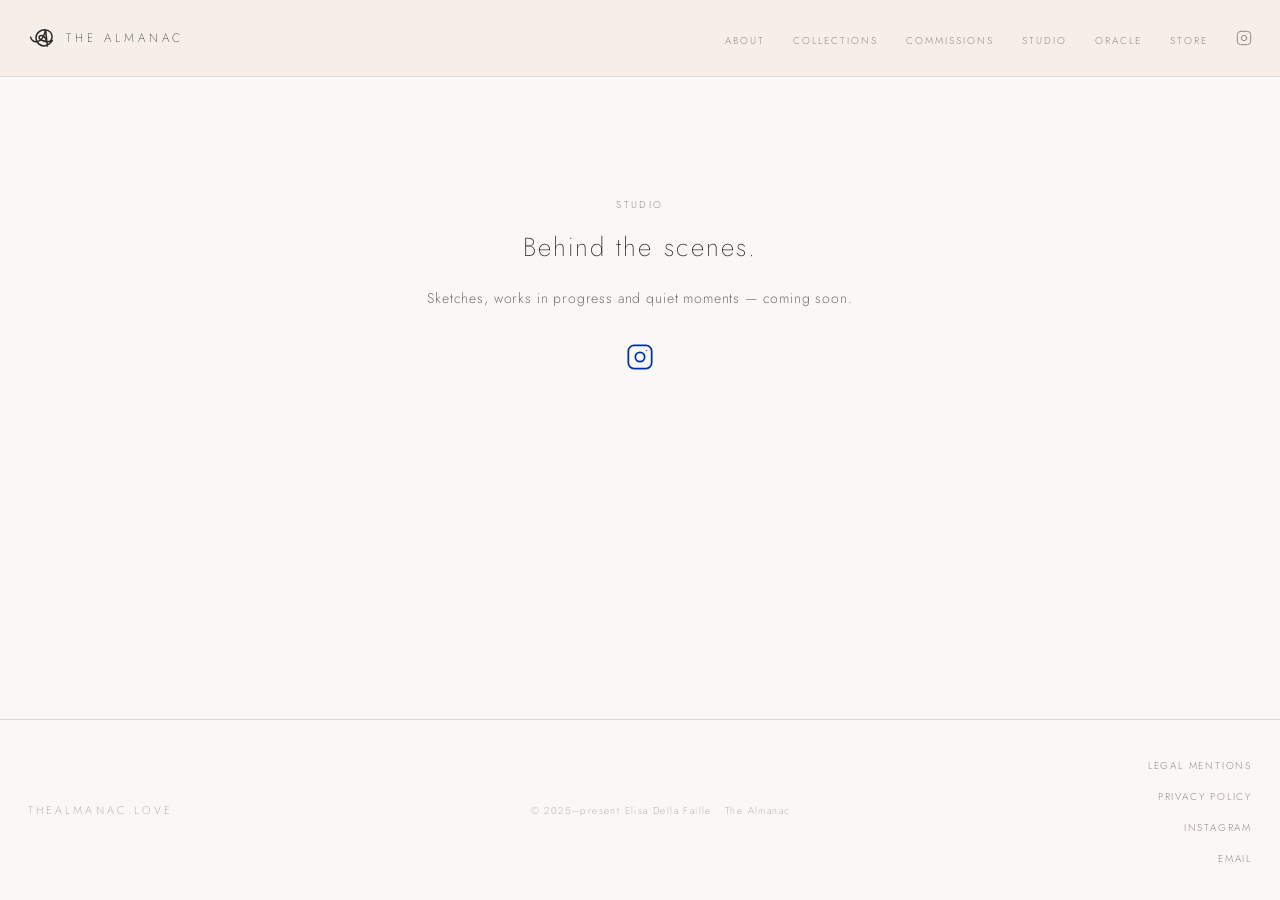
<file: studio.html>
<!DOCTYPE html>
<html lang="en">
<head>
  <meta charset="UTF-8">
  <meta name="viewport" content="width=device-width, initial-scale=1.0">
  <meta name="referrer" content="strict-origin-when-cross-origin">
  <title>Studio — The Almanac</title>
  <meta name="description" content="Behind the scenes of The Almanac — sketches, works in progress and quiet moments from Elisa Della Faille's studio practice.">
  <meta name="robots" content="noindex">

  <link rel="canonical" href="https://thealmanacslove.github.io/thealmanac/studio.html">

  <!-- Open Graph -->
  <meta property="og:title" content="Studio — The Almanac">
  <meta property="og:description" content="Behind the scenes of The Almanac — sketches, works in progress and quiet moments from Elisa Della Faille's studio practice.">
  <meta property="og:image" content="https://thealmanacslove.github.io/thealmanac/img/hero1.webp">
  <meta property="og:url" content="https://thealmanacslove.github.io/thealmanac/studio.html">
  <meta property="og:type" content="website">
  <meta name="twitter:card" content="summary_large_image">
  <meta property="og:site_name" content="The Almanac">

  <link rel="preconnect" href="https://fonts.googleapis.com">
  <link rel="preconnect" href="https://fonts.gstatic.com" crossorigin>
  <link href="https://fonts.googleapis.com/css2?family=Jost:wght@200;300;600&display=swap" rel="stylesheet">
  <link rel="stylesheet" href="style.css">
  <link rel="icon" href="img/almanaclogo.svg" type="image/svg+xml">

  <style>
    .studio-page {
      max-width: 640px;
      margin: 0 auto;
      padding: 120px 28px 160px;
      text-align: center;
    }

    .studio-body {
      font-size: 14px;
      font-weight: 300;
      color: #7A6E6A;
      letter-spacing: 0.06em;
      line-height: 1.8;
      margin-top: 20px;
    }

    .studio-instagram {
      display: inline-block;
      margin-top: 32px;
      color: var(--klein);
      transition: opacity 0.2s ease;
    }

    .studio-instagram:hover { opacity: 0.7; }

    .studio-instagram svg {
      stroke: currentColor;
      fill: none;
      stroke-width: 1.5;
      stroke-linecap: round;
      stroke-linejoin: round;
      display: block;
    }
  </style>
</head>
<body>

  <!-- NAV -->
  <nav aria-label="Main navigation">
    <a href="index.html" class="nav-logo" aria-label="The Almanac — home">
      <img src="img/almanaclogo.svg" alt="The Almanac" class="nav-logo-img">
      <span class="nav-logo-text">The Almanac</span>
    </a>
    <ul class="nav-links">
      <li><a href="about.html">About</a></li>
      <li><a href="collections.html">Collections</a></li>
      <li><a href="commissions.html">Commissions</a></li>
      <li><a href="studio.html">Studio</a></li>
      <li><a href="oracle.html">Oracle</a></li>
      <li><a href="store.html">Store</a></li>
      <li>
        <a href="https://www.instagram.com/thealmanac.love/"
           target="_blank" rel="noopener noreferrer"
           class="nav-instagram" aria-label="The Almanac on Instagram">
          <svg viewBox="0 0 24 24" aria-hidden="true">
            <rect x="2" y="2" width="20" height="20" rx="5" ry="5"/>
            <circle cx="12" cy="12" r="4"/>
            <circle cx="17.5" cy="6.5" r="0.5" fill="currentColor" stroke="none"/>
          </svg>
        </a>
      </li>
    </ul>
  </nav>

  <!-- PAGE -->
  <main>
    <div class="studio-page">
      <p class="page-eyebrow">Studio</p>
      <h1 class="page-title">Behind the scenes.</h1>
      <p class="studio-body">Sketches, works in progress and quiet moments — coming soon.</p>
      <a href="https://www.instagram.com/thealmanac.love/"
         target="_blank" rel="noopener noreferrer"
         class="studio-instagram" aria-label="The Almanac on Instagram">
        <svg viewBox="0 0 24 24" aria-hidden="true" width="28" height="28">
          <rect x="2" y="2" width="20" height="20" rx="5" ry="5"/>
          <circle cx="12" cy="12" r="4"/>
          <circle cx="17.5" cy="6.5" r="0.5" fill="currentColor" stroke="none"/>
        </svg>
      </a>
    </div>
  </main>

  <!-- FOOTER -->
  <footer>
    <span class="footer-logo">thealmanac.love</span>
    <p class="footer-copyright">© 2025–present Elisa Della Faille · The Almanac</p>
    <ul class="footer-links">
      <li><a href="legal.html">Legal Mentions</a></li>
      <li><a href="privacy.html">Privacy Policy</a></li>
      <li><a href="https://www.instagram.com/thealmanac.love/" target="_blank" rel="noopener noreferrer">Instagram</a></li>
      <li><a href="mailto:thealmanac.elisa@gmail.com">Email</a></li>
    </ul>
  </footer>

  <script src="main.js" defer></script>

</body>
</html>
</file>
<file: style.css>
/* ═══════════════════════════════════════════════
   The Almanac — shared stylesheet
   ═══════════════════════════════════════════════ */

/* ── RESET ─────────────────────────────────── */
*, *::before, *::after { box-sizing: border-box; margin: 0; padding: 0; }

/* ── TOKENS ─────────────────────────────────── */
:root {
  --bg:        #F9F8F6;
  --nav-bg:    #F5EEE9;
  --pink:      #EDD8CF;
  --border:    #E2D8D2;
  --ink:       #2A2825;
  --muted:     #9E8880;
  --body-text: #7A6E6A;
  --klein:     #002FA7;
  --font:      'Jost', sans-serif;
}

/* ── BASE ────────────────────────────────────── */
html { scroll-behavior: smooth; }

body {
  background-color: var(--bg);
  color: var(--ink);
  font-family: var(--font);
  font-weight: 300;
  -webkit-font-smoothing: antialiased;
  min-height: 100vh;
  display: flex;
  flex-direction: column;
}

body > main { flex: 1; }

a { color: inherit; text-decoration: none; transition: color 0.2s ease; }
a:hover { color: var(--klein); }
img { display: block; width: 100%; }

/* ── NAV ─────────────────────────────────────── */
nav {
  background-color: var(--nav-bg);
  border-bottom: 0.5px solid var(--border);
  padding: 24px 28px;
  display: flex;
  align-items: center;
  justify-content: space-between;
  position: sticky;
  top: 0;
  z-index: 100;
  transition: top 0.3s ease;
}

.nav-logo {
  display: flex;
  align-items: center;
  gap: 10px;
}

.nav-logo-img {
  height: 28px;
  width: auto;
  display: block;
}

.nav-logo-text {
  font-size: 12px;
  font-weight: 200;
  letter-spacing: 0.32em;
  text-transform: uppercase;
  color: var(--ink);
}

.nav-links {
  display: flex;
  align-items: center;
  gap: 28px;
  list-style: none;
}

.nav-links a {
  font-size: 10px;
  font-weight: 300;
  letter-spacing: 0.2em;
  text-transform: uppercase;
  color: var(--muted);
}

.nav-links a:hover { color: var(--klein); }

/* ── HAMBURGER ───────────────────────────────── */
.nav-hamburger {
  display: none;
  flex-direction: column;
  justify-content: center;
  gap: 5px;
  background: none;
  border: none;
  cursor: pointer;
  padding: 4px;
  z-index: 101;
}

.ham-bar {
  display: block;
  width: 22px;
  height: 1px;
  background: var(--ink);
  transition: transform 0.25s ease, opacity 0.25s ease;
  transform-origin: center;
}

nav.nav-open .ham-bar:nth-child(1) { transform: translateY(6px) rotate(45deg); }
nav.nav-open .ham-bar:nth-child(2) { opacity: 0; }
nav.nav-open .ham-bar:nth-child(3) { transform: translateY(-6px) rotate(-45deg); }

/* Home link — mobile menu only */
.nav-home { display: none; }

@media (max-width: 640px) {
  .nav-logo-text { display: none; }
  .nav-hamburger { display: flex; }

  .nav-links {
    display: none;
    position: absolute;
    top: 100%;
    left: 0;
    right: 0;
    flex-direction: column;
    align-items: flex-end;
    background: var(--nav-bg);
    border-bottom: 0.5px solid var(--border);
    padding: 20px 28px 28px;
    gap: 20px;
  }

  nav.nav-open .nav-links { display: flex; }

  .nav-home { display: list-item; }

  .nav-links a { font-size: 12px; }
}

.nav-instagram {
  display: flex;
  align-items: center;
  color: var(--muted);
  transition: color 0.2s ease;
}

.nav-instagram:hover { color: var(--klein); }

.nav-instagram svg {
  width: 16px;
  height: 16px;
  stroke: currentColor;
  fill: none;
  stroke-width: 1.5;
  stroke-linecap: round;
  stroke-linejoin: round;
}

/* ── FOOTER ──────────────────────────────────── */
footer {
  padding: 32px 28px;
  display: flex;
  align-items: center;
  justify-content: space-between;
  flex-wrap: wrap;
  gap: 16px;
  border-top: 0.5px solid var(--border);
}

.footer-logo {
  font-size: 11px;
  font-weight: 200;
  letter-spacing: 0.28em;
  text-transform: uppercase;
  color: var(--muted);
}

.footer-copyright {
  font-size: 10px;
  font-weight: 200;
  letter-spacing: 0.14em;
  color: var(--muted);
}

.footer-links {
  display: flex;
  flex-direction: column;
  gap: 8px;
  list-style: none;
  align-items: flex-end;
}

.footer-links a {
  font-size: 10px;
  font-weight: 300;
  letter-spacing: 0.18em;
  text-transform: uppercase;
  color: var(--muted);
}

.footer-links a:hover { color: var(--klein); }

/* ── BUTTONS ─────────────────────────────────── */
.btn {
  font-family: var(--font);
  font-size: 11px;
  font-weight: 300;
  letter-spacing: 0.24em;
  text-transform: uppercase;
  padding: 16px 40px;
  border: none;
  cursor: pointer;
  transition: background 0.2s ease, color 0.2s ease;
  display: inline-flex;
  align-items: center;
  justify-content: center;
  gap: 10px;
}

.btn-primary {
  background: var(--klein);
  color: #fff;
}

.btn-primary:hover { background: var(--ink); color: #fff; font-weight: 600; }

.btn-roll {
  background: var(--ink);
  color: #fff;
  min-width: 220px;
}

.btn-roll:hover:not(:disabled) { background: var(--klein); color: #fff; font-weight: 600; }

.btn-roll:disabled {
  background: var(--border);
  color: var(--muted);
  cursor: not-allowed;
}

.btn-secondary {
  background: transparent;
  color: var(--muted);
  border: 0.5px solid var(--border);
  min-width: 220px;
  font-size: 10px;
}

.btn-secondary:hover { background: var(--ink); color: #fff; font-weight: 600; border-color: var(--ink); }

.btn-email {
  background: var(--pink);
  color: var(--ink);
  border: none;
  font-family: var(--font);
  font-size: 11px;
  font-weight: 300;
  letter-spacing: 0.24em;
  text-transform: uppercase;
  padding: 14px;
  cursor: pointer;
  transition: background 0.2s ease;
}

.btn-email:hover { background: var(--ink); color: #fff; font-weight: 600; }

/* ── TYPOGRAPHY UTILITIES ────────────────────── */
.page-eyebrow {
  font-size: 10px;
  font-weight: 300;
  letter-spacing: 0.24em;
  text-transform: uppercase;
  color: var(--muted);
  margin-bottom: 16px;
}

.page-title {
  font-size: 26px;
  font-weight: 200;
  letter-spacing: 0.08em;
  color: var(--ink);
  margin-bottom: 12px;
}

.page-sub {
  font-size: 13px;
  font-weight: 300;
  color: var(--body-text);
  line-height: 1.8;
  max-width: 420px;
  margin: 0 auto 48px;
}

/* ── ACCESSIBILITY ───────────────────────────── */
:focus-visible { outline: 2px solid var(--klein); outline-offset: 3px; }

.sr-only {
  position: absolute;
  width: 1px;
  height: 1px;
  padding: 0;
  margin: -1px;
  overflow: hidden;
  clip: rect(0,0,0,0);
  white-space: nowrap;
  border: 0;
}
</file>
